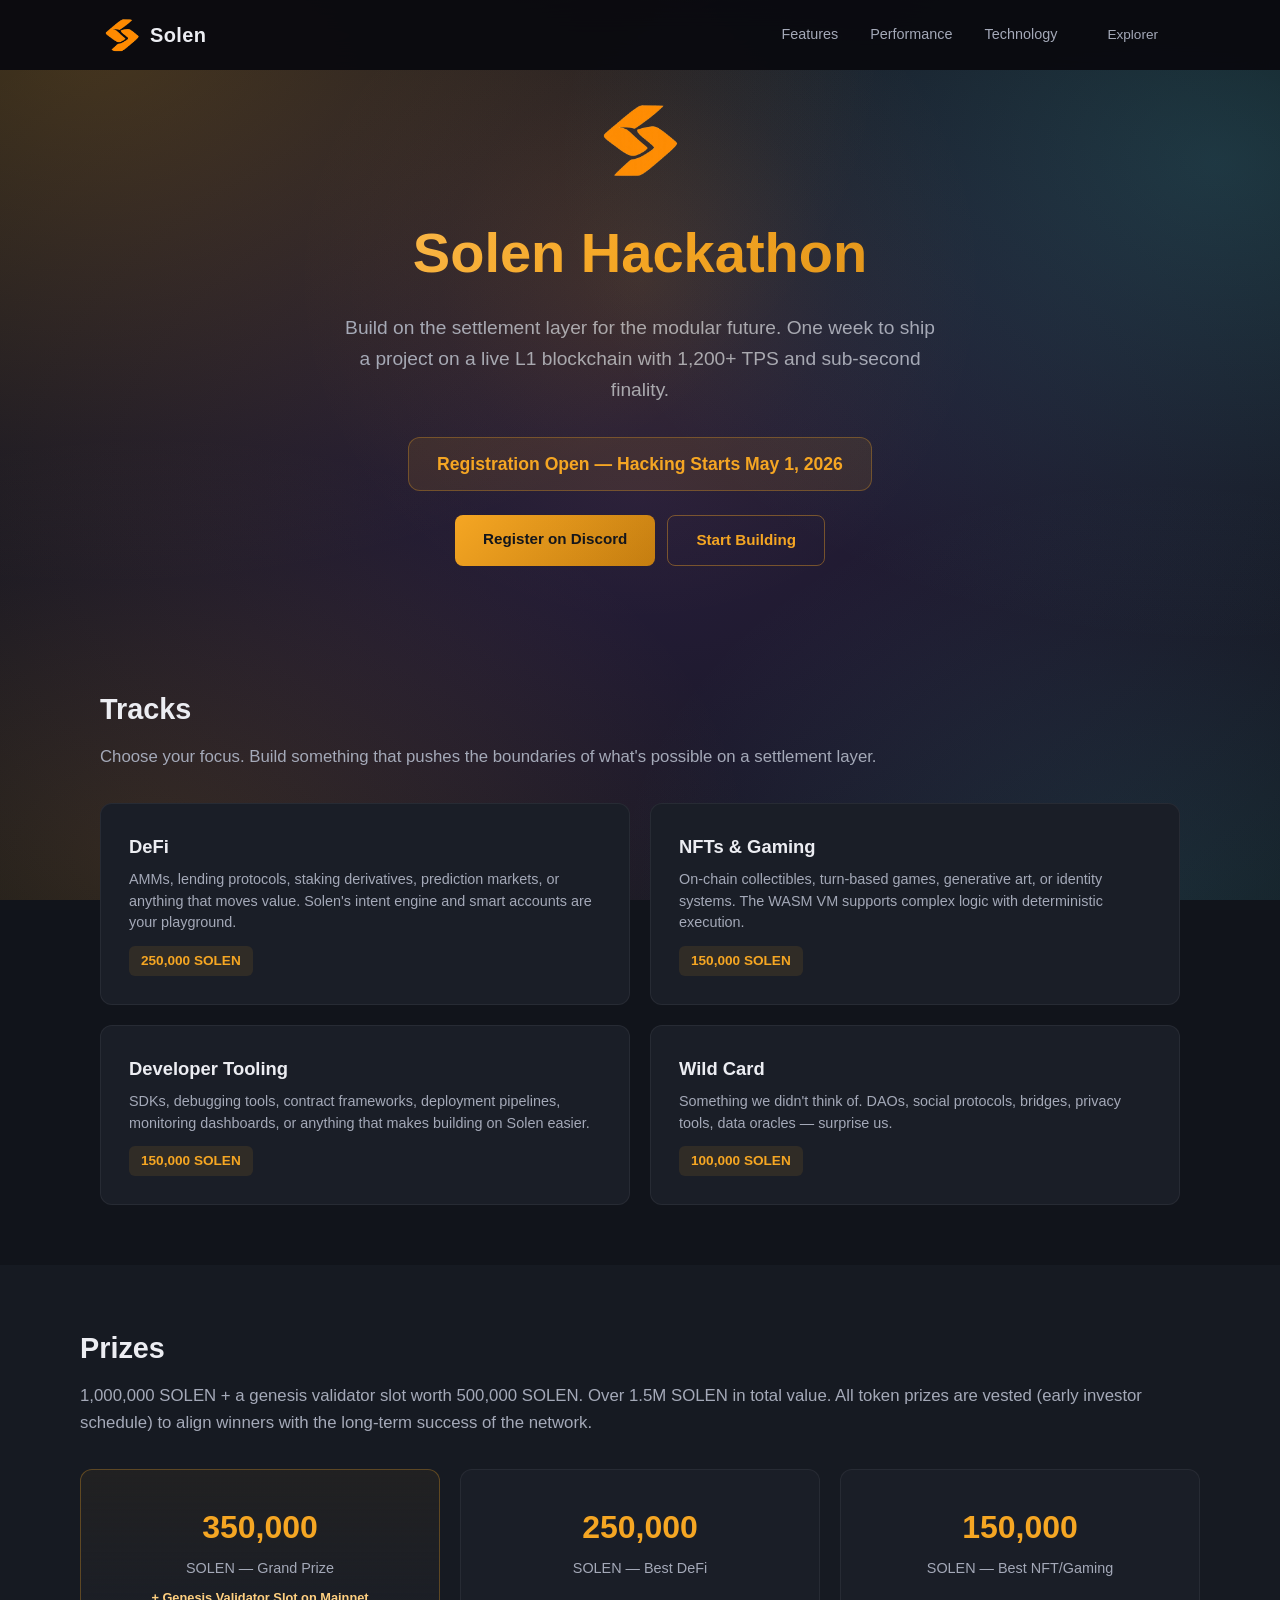
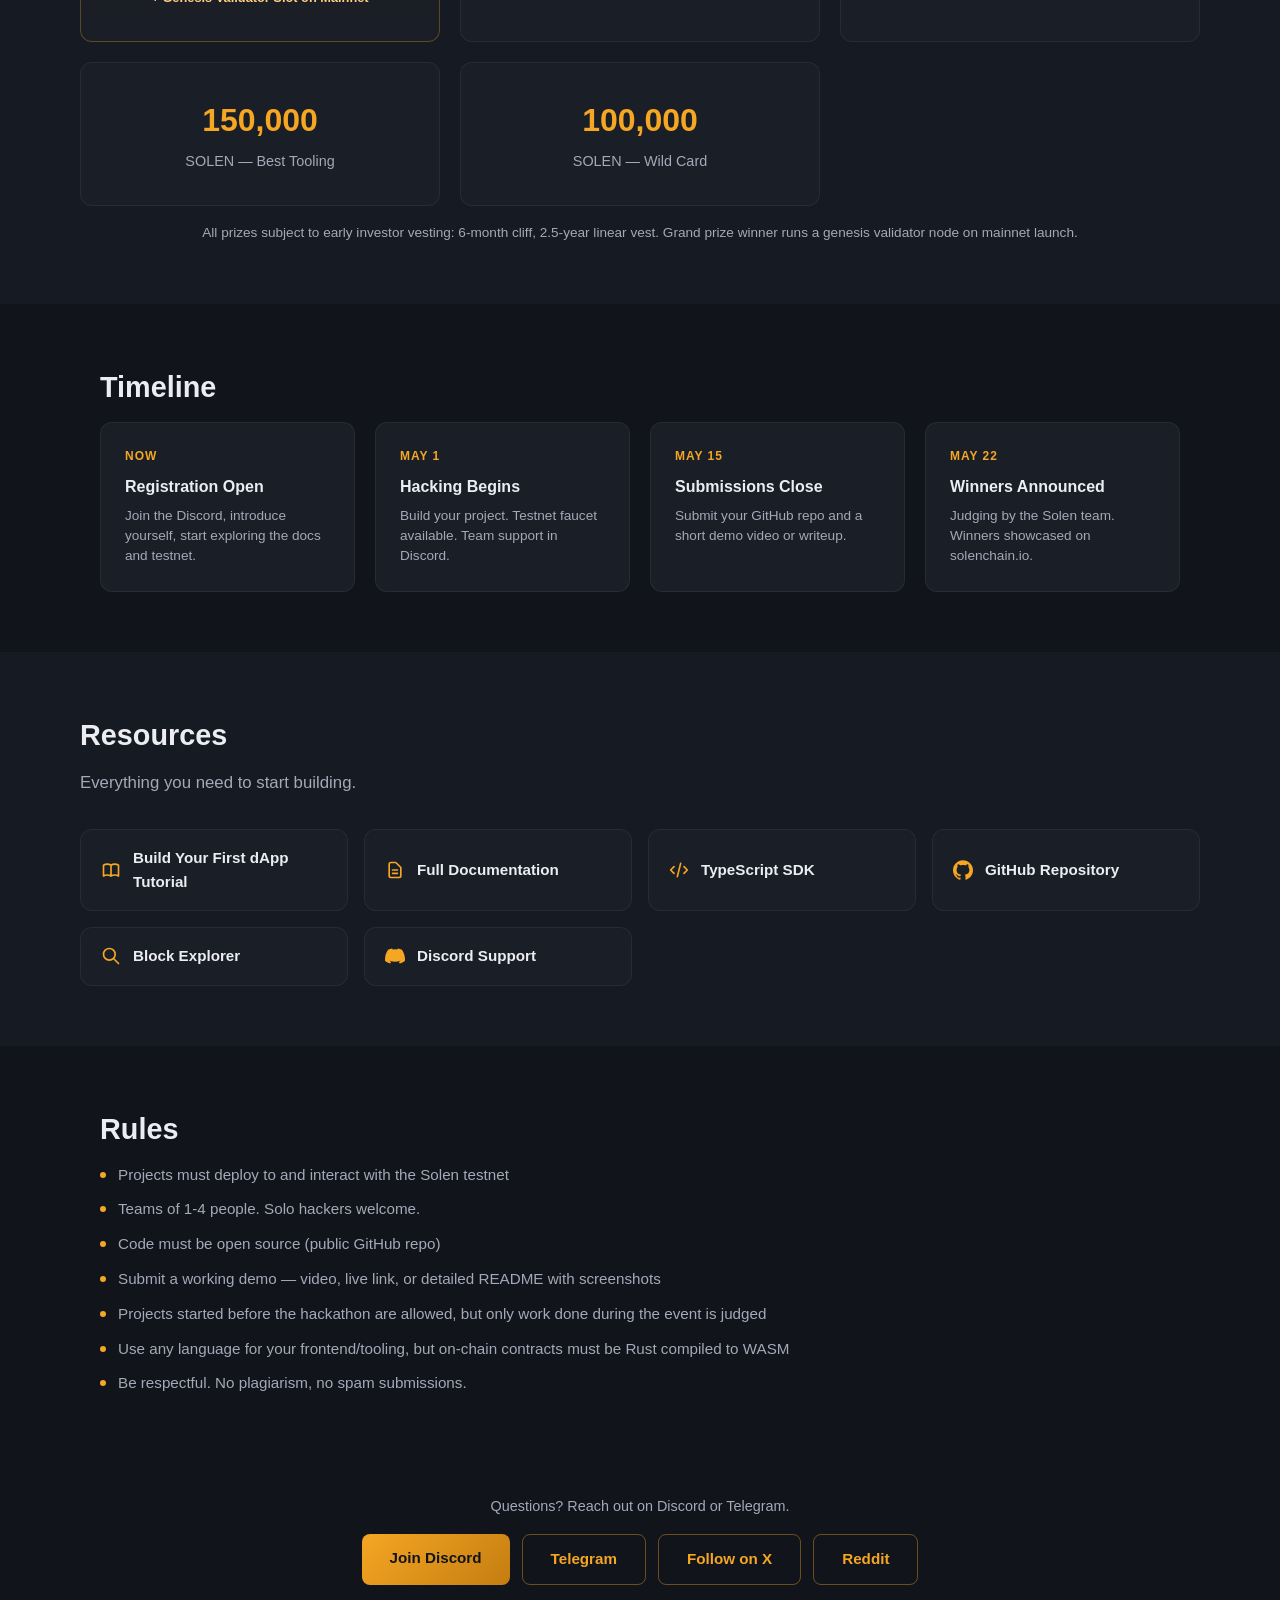
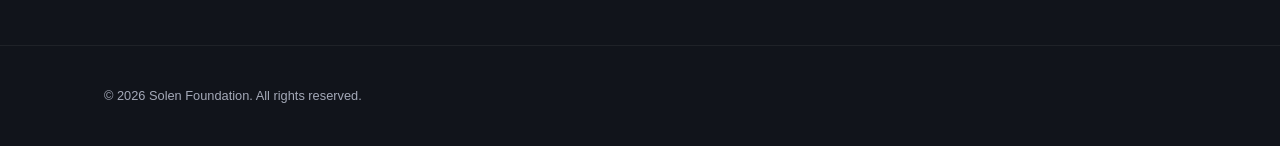
<file: hackathon.html>
<!DOCTYPE html>
<html lang="en">
<head>
  <meta charset="UTF-8">
  <meta name="viewport" content="width=device-width, initial-scale=1.0">
  <title>Solen Hackathon — Build on the Settlement Layer</title>
  <meta name="description" content="Build on Solen. 1 week, multiple tracks, prizes in SOLEN. Deploy smart contracts, build DeFi apps, create developer tools on a live L1 blockchain.">

  <meta property="og:type" content="website">
  <meta property="og:url" content="https://solenchain.io/hackathon">
  <meta property="og:title" content="Solen Hackathon — Build on the Settlement Layer">
  <meta property="og:description" content="Build on Solen. 1 week, multiple tracks, prizes in SOLEN.">
  <meta property="og:image" content="https://solenchain.io/solenlogo.png">

  <meta name="twitter:card" content="summary_large_image">
  <meta name="twitter:site" content="@solenchain">
  <meta name="twitter:title" content="Solen Hackathon — Build on the Settlement Layer">

  <link rel="icon" type="image/png" sizes="32x32" href="favicon-32.png">
  <link rel="stylesheet" href="style.css">
  <style>
    .nav {
      background: rgba(10, 10, 15, .95);
      backdrop-filter: blur(16px);
    }
    .hack-hero {
      text-align: center;
      padding: 100px 20px 60px;
      position: relative;
    }
    .hack-hero h1 {
      font-size: clamp(2rem, 6vw, 3.5rem);
      font-weight: 900;
      background: linear-gradient(135deg, var(--gold-light), var(--gold), var(--gold-dark));
      -webkit-background-clip: text; -webkit-text-fill-color: transparent;
      background-clip: text;
      margin-bottom: 16px;
    }
    .hack-hero .subtitle {
      font-size: 1.2rem;
      color: var(--text-dim);
      max-width: 600px;
      margin: 0 auto 32px;
      line-height: 1.6;
    }
    .hack-hero .dates {
      display: inline-block;
      background: rgba(245,166,35,.1);
      border: 1px solid rgba(245,166,35,.3);
      border-radius: var(--radius);
      padding: 12px 28px;
      font-size: 1.1rem;
      font-weight: 700;
      color: var(--gold);
      margin-bottom: 24px;
    }
    .hack-cta {
      display: flex;
      gap: 12px;
      justify-content: center;
      flex-wrap: wrap;
    }

    .hack-section {
      max-width: var(--max-w);
      margin: 0 auto;
      padding: 60px 20px;
    }
    .hack-section h2 {
      font-size: 1.8rem;
      font-weight: 800;
      color: var(--text);
      margin-bottom: 12px;
    }
    .hack-section .lead {
      color: var(--text-dim);
      font-size: 1.05rem;
      margin-bottom: 32px;
      line-height: 1.6;
    }

    .tracks-grid {
      display: grid;
      grid-template-columns: repeat(2, 1fr);
      gap: 20px;
    }
    .track-card {
      background: var(--bg-card);
      border: 1px solid rgba(255,255,255,.06);
      border-radius: var(--radius);
      padding: 28px;
      transition: border-color .3s, transform .3s;
    }
    .track-card:hover {
      border-color: rgba(245,166,35,.2);
      transform: translateY(-3px);
    }
    .track-card h3 {
      font-size: 1.15rem;
      color: var(--text);
      margin-bottom: 8px;
    }
    .track-card p {
      color: var(--text-dim);
      font-size: .9rem;
      line-height: 1.5;
    }
    .track-card .prize {
      display: inline-block;
      margin-top: 12px;
      background: rgba(245,166,35,.1);
      color: var(--gold);
      padding: 4px 12px;
      border-radius: 6px;
      font-weight: 700;
      font-size: .85rem;
    }

    .prizes-grid {
      display: grid;
      grid-template-columns: repeat(3, 1fr);
      gap: 20px;
      margin-bottom: 16px;
    }
    .prize-card {
      text-align: center;
      background: var(--bg-card);
      border: 1px solid rgba(255,255,255,.06);
      border-radius: var(--radius);
      padding: 32px 20px;
    }
    .prize-card.grand {
      border-color: rgba(245,166,35,.3);
      background: linear-gradient(180deg, rgba(245,166,35,.05), var(--bg-card));
    }
    .prize-amount {
      font-size: 2rem;
      font-weight: 900;
      color: var(--gold);
    }
    .prize-label {
      color: var(--text-dim);
      font-size: .9rem;
      margin-top: 4px;
    }

    .timeline {
      display: grid;
      grid-template-columns: repeat(auto-fit, minmax(200px, 1fr));
      gap: 20px;
    }
    .timeline-step {
      background: var(--bg-card);
      border: 1px solid rgba(255,255,255,.06);
      border-radius: var(--radius);
      padding: 24px;
      position: relative;
    }
    .timeline-step .week {
      font-size: .75rem;
      text-transform: uppercase;
      letter-spacing: .08em;
      color: var(--gold);
      font-weight: 700;
      margin-bottom: 8px;
    }
    .timeline-step h3 {
      font-size: 1rem;
      color: var(--text);
      margin-bottom: 6px;
    }
    .timeline-step p {
      color: var(--text-dim);
      font-size: .85rem;
      line-height: 1.5;
    }

    .resources-grid {
      display: grid;
      grid-template-columns: repeat(auto-fit, minmax(250px, 1fr));
      gap: 16px;
    }
    .resource-link {
      display: flex;
      align-items: center;
      gap: 12px;
      background: var(--bg-card);
      border: 1px solid rgba(255,255,255,.06);
      border-radius: var(--radius);
      padding: 16px 20px;
      color: var(--text);
      text-decoration: none;
      font-weight: 600;
      font-size: .95rem;
      transition: border-color .3s;
    }
    .resource-link:hover {
      border-color: rgba(245,166,35,.3);
    }
    .resource-link svg {
      width: 20px;
      height: 20px;
      flex-shrink: 0;
      color: var(--gold);
    }

    .rules-list {
      list-style: none;
      display: grid;
      gap: 12px;
    }
    .rules-list li {
      display: flex;
      gap: 12px;
      align-items: flex-start;
      color: var(--text-dim);
      font-size: .95rem;
      line-height: 1.5;
    }
    .rules-list li::before {
      content: "";
      display: block;
      width: 6px;
      height: 6px;
      border-radius: 50%;
      background: var(--gold);
      margin-top: 8px;
      flex-shrink: 0;
    }

    .hack-footer {
      text-align: center;
      padding: 40px 20px 60px;
    }
    .hack-footer p {
      color: var(--text-dim);
      font-size: .9rem;
      margin-bottom: 16px;
    }
    @media (max-width: 768px) {
      .tracks-grid { grid-template-columns: 1fr; }
      .prizes-grid { grid-template-columns: 1fr; }
      .timeline { grid-template-columns: 1fr; }
    }
  </style>
</head>
<body>

  <!-- NAV -->
  <nav class="nav">
    <div class="nav-inner">
      <a href="/" class="nav-logo">
        <img src="solenlogo.png" alt="Solen" class="nav-logo-img">
        <span class="nav-logo-text">Solen</span>
      </a>
      <div class="nav-links" id="navLinks">
        <a href="/#features">Features</a>
        <a href="/#performance">Performance</a>
        <a href="/#technology">Technology</a>
        <a href="https://solenscan.io" class="btn btn-sm" target="_blank" rel="noopener">Explorer</a>
      </div>
      <button class="nav-toggle" id="navToggle" aria-label="Toggle menu">
        <span></span><span></span><span></span>
      </button>
    </div>
  </nav>

  <!-- HERO -->
  <section class="hack-hero">
    <div class="hero-glow"></div>
    <img src="solenlogo.png" alt="Solen" width="80" height="80" style="margin-bottom: 20px;">
    <h1>Solen Hackathon</h1>
    <p class="subtitle">Build on the settlement layer for the modular future. One week to ship a project on a live L1 blockchain with 1,200+ TPS and sub-second finality.</p>
    <div class="dates">Registration Open &mdash; Hacking Starts May 1, 2026</div>
    <div class="hack-cta">
      <a href="https://discord.com/invite/QGxv8bebJc" class="btn btn-primary" target="_blank" rel="noopener">Register on Discord</a>
      <a href="https://docs.solenchain.io/getting-started/first-dapp/" class="btn btn-outline" target="_blank" rel="noopener">Start Building</a>
    </div>
  </section>

  <!-- TRACKS -->
  <section class="hack-section">
    <h2>Tracks</h2>
    <p class="lead">Choose your focus. Build something that pushes the boundaries of what's possible on a settlement layer.</p>
    <div class="tracks-grid">
      <div class="track-card">
        <h3>DeFi</h3>
        <p>AMMs, lending protocols, staking derivatives, prediction markets, or anything that moves value. Solen's intent engine and smart accounts are your playground.</p>
        <span class="prize">250,000 SOLEN</span>
      </div>
      <div class="track-card">
        <h3>NFTs &amp; Gaming</h3>
        <p>On-chain collectibles, turn-based games, generative art, or identity systems. The WASM VM supports complex logic with deterministic execution.</p>
        <span class="prize">150,000 SOLEN</span>
      </div>
      <div class="track-card">
        <h3>Developer Tooling</h3>
        <p>SDKs, debugging tools, contract frameworks, deployment pipelines, monitoring dashboards, or anything that makes building on Solen easier.</p>
        <span class="prize">150,000 SOLEN</span>
      </div>
      <div class="track-card">
        <h3>Wild Card</h3>
        <p>Something we didn't think of. DAOs, social protocols, bridges, privacy tools, data oracles &mdash; surprise us.</p>
        <span class="prize">100,000 SOLEN</span>
      </div>
    </div>
  </section>

  <!-- PRIZES -->
  <section class="hack-section" style="background: var(--bg-section); padding: 60px 20px; max-width: 100%;">
    <div style="max-width: var(--max-w); margin: 0 auto;">
      <h2>Prizes</h2>
      <p class="lead">1,000,000 SOLEN + a genesis validator slot worth 500,000 SOLEN. Over 1.5M SOLEN in total value. All token prizes are vested (early investor schedule) to align winners with the long-term success of the network.</p>
      <div class="prizes-grid">
        <div class="prize-card grand">
          <div class="prize-amount">350,000</div>
          <div class="prize-label">SOLEN &mdash; Grand Prize</div>
          <div style="color: var(--gold-light); font-size: .8rem; margin-top: 8px; font-weight: 600;">+ Genesis Validator Slot on Mainnet</div>
        </div>
        <div class="prize-card">
          <div class="prize-amount">250,000</div>
          <div class="prize-label">SOLEN &mdash; Best DeFi</div>
        </div>
        <div class="prize-card">
          <div class="prize-amount">150,000</div>
          <div class="prize-label">SOLEN &mdash; Best NFT/Gaming</div>
        </div>
        <div class="prize-card">
          <div class="prize-amount">150,000</div>
          <div class="prize-label">SOLEN &mdash; Best Tooling</div>
        </div>
        <div class="prize-card">
          <div class="prize-amount">100,000</div>
          <div class="prize-label">SOLEN &mdash; Wild Card</div>
        </div>
      </div>
      <p style="text-align: center; color: var(--text-dim); font-size: .85rem; margin-top: 12px;">All prizes subject to early investor vesting: 6-month cliff, 2.5-year linear vest. Grand prize winner runs a genesis validator node on mainnet launch.</p>
    </div>
  </section>

  <!-- TIMELINE -->
  <section class="hack-section">
    <h2>Timeline</h2>
    <div class="timeline">
      <div class="timeline-step">
        <div class="week">Now</div>
        <h3>Registration Open</h3>
        <p>Join the Discord, introduce yourself, start exploring the docs and testnet.</p>
      </div>
      <div class="timeline-step">
        <div class="week">May 1</div>
        <h3>Hacking Begins</h3>
        <p>Build your project. Testnet faucet available. Team support in Discord.</p>
      </div>
      <div class="timeline-step">
        <div class="week">May 15</div>
        <h3>Submissions Close</h3>
        <p>Submit your GitHub repo and a short demo video or writeup.</p>
      </div>
      <div class="timeline-step">
        <div class="week">May 22</div>
        <h3>Winners Announced</h3>
        <p>Judging by the Solen team. Winners showcased on solenchain.io.</p>
      </div>
    </div>
  </section>

  <!-- RESOURCES -->
  <section class="hack-section" style="background: var(--bg-section); padding: 60px 20px; max-width: 100%;">
    <div style="max-width: var(--max-w); margin: 0 auto;">
      <h2>Resources</h2>
      <p class="lead">Everything you need to start building.</p>
      <div class="resources-grid">
        <a href="https://docs.solenchain.io/getting-started/first-dapp/" class="resource-link" target="_blank" rel="noopener">
          <svg fill="none" stroke="currentColor" viewBox="0 0 24 24"><path stroke-linecap="round" stroke-linejoin="round" stroke-width="2" d="M12 6.253v13m0-13C10.832 5.477 9.246 5 7.5 5S4.168 5.477 3 6.253v13C4.168 18.477 5.754 18 7.5 18s3.332.477 4.5 1.253m0-13C13.168 5.477 14.754 5 16.5 5c1.747 0 3.332.477 4.5 1.253v13C19.832 18.477 18.247 18 16.5 18c-1.746 0-3.332.477-4.5 1.253"/></svg>
          Build Your First dApp Tutorial
        </a>
        <a href="https://docs.solenchain.io" class="resource-link" target="_blank" rel="noopener">
          <svg fill="none" stroke="currentColor" viewBox="0 0 24 24"><path stroke-linecap="round" stroke-linejoin="round" stroke-width="2" d="M9 12h6m-6 4h6m2 5H7a2 2 0 01-2-2V5a2 2 0 012-2h5.586a1 1 0 01.707.293l5.414 5.414a1 1 0 01.293.707V19a2 2 0 01-2 2z"/></svg>
          Full Documentation
        </a>
        <a href="https://docs.solenchain.io/tools/typescript-sdk/" class="resource-link" target="_blank" rel="noopener">
          <svg fill="none" stroke="currentColor" viewBox="0 0 24 24"><path stroke-linecap="round" stroke-linejoin="round" stroke-width="2" d="M10 20l4-16m4 4l4 4-4 4M6 16l-4-4 4-4"/></svg>
          TypeScript SDK
        </a>
        <a href="https://github.com/Solen-Blockchain/solen" class="resource-link" target="_blank" rel="noopener">
          <svg fill="currentColor" viewBox="0 0 24 24"><path d="M12 .297c-6.63 0-12 5.373-12 12 0 5.303 3.438 9.8 8.205 11.385.6.113.82-.258.82-.577 0-.285-.01-1.04-.015-2.04-3.338.724-4.042-1.61-4.042-1.61C4.422 18.07 3.633 17.7 3.633 17.7c-1.087-.744.084-.729.084-.729 1.205.084 1.838 1.236 1.838 1.236 1.07 1.835 2.809 1.305 3.495.998.108-.776.417-1.305.76-1.605-2.665-.3-5.466-1.332-5.466-5.93 0-1.31.465-2.38 1.235-3.22-.135-.303-.54-1.523.105-3.176 0 0 1.005-.322 3.3 1.23.96-.267 1.98-.399 3-.405 1.02.006 2.04.138 3 .405 2.28-1.552 3.285-1.23 3.285-1.23.645 1.653.24 2.873.12 3.176.765.84 1.23 1.91 1.23 3.22 0 4.61-2.805 5.625-5.475 5.92.42.36.81 1.096.81 2.22 0 1.606-.015 2.896-.015 3.286 0 .315.21.69.825.57C20.565 22.092 24 17.592 24 12.297c0-6.627-5.373-12-12-12"/></svg>
          GitHub Repository
        </a>
        <a href="https://solenscan.io" class="resource-link" target="_blank" rel="noopener">
          <svg fill="none" stroke="currentColor" viewBox="0 0 24 24"><path stroke-linecap="round" stroke-linejoin="round" stroke-width="2" d="M21 21l-6-6m2-5a7 7 0 11-14 0 7 7 0 0114 0z"/></svg>
          Block Explorer
        </a>
        <a href="https://discord.com/invite/QGxv8bebJc" class="resource-link" target="_blank" rel="noopener">
          <svg fill="currentColor" viewBox="0 0 24 24"><path d="M20.317 4.37a19.791 19.791 0 00-4.885-1.515.074.074 0 00-.079.037c-.21.375-.444.864-.608 1.25a18.27 18.27 0 00-5.487 0 12.64 12.64 0 00-.617-1.25.077.077 0 00-.079-.037A19.736 19.736 0 003.677 4.37a.07.07 0 00-.032.027C.533 9.046-.32 13.58.099 18.057a.082.082 0 00.031.057 19.9 19.9 0 005.993 3.03.078.078 0 00.084-.028c.462-.63.874-1.295 1.226-1.994a.076.076 0 00-.041-.106 13.107 13.107 0 01-1.872-.892.077.077 0 01-.008-.128 10.2 10.2 0 00.372-.292.074.074 0 01.077-.01c3.928 1.793 8.18 1.793 12.062 0a.074.074 0 01.078.01c.12.098.246.198.373.292a.077.077 0 01-.006.127 12.299 12.299 0 01-1.873.892.077.077 0 00-.041.107c.36.698.772 1.362 1.225 1.993a.076.076 0 00.084.028 19.839 19.839 0 006.002-3.03.077.077 0 00.032-.054c.5-5.177-.838-9.674-3.549-13.66a.061.061 0 00-.031-.03z"/></svg>
          Discord Support
        </a>
      </div>
    </div>
  </section>

  <!-- RULES -->
  <section class="hack-section">
    <h2>Rules</h2>
    <ul class="rules-list">
      <li>Projects must deploy to and interact with the Solen testnet</li>
      <li>Teams of 1-4 people. Solo hackers welcome.</li>
      <li>Code must be open source (public GitHub repo)</li>
      <li>Submit a working demo &mdash; video, live link, or detailed README with screenshots</li>
      <li>Projects started before the hackathon are allowed, but only work done during the event is judged</li>
      <li>Use any language for your frontend/tooling, but on-chain contracts must be Rust compiled to WASM</li>
      <li>Be respectful. No plagiarism, no spam submissions.</li>
    </ul>
  </section>

  <!-- CTA FOOTER -->
  <section class="hack-footer">
    <p>Questions? Reach out on Discord or Telegram.</p>
    <div class="hack-cta">
      <a href="https://discord.com/invite/QGxv8bebJc" class="btn btn-primary" target="_blank" rel="noopener">Join Discord</a>
      <a href="https://t.me/solenblockchain" class="btn btn-outline" target="_blank" rel="noopener">Telegram</a>
      <a href="https://x.com/solenchain" class="btn btn-outline" target="_blank" rel="noopener">Follow on X</a>
      <a href="https://www.reddit.com/r/solenchain/" class="btn btn-outline" target="_blank" rel="noopener">Reddit</a>
    </div>
  </section>

  <!-- FOOTER -->
  <footer class="footer">
    <div class="container">
      <p class="footer-copy">&copy; 2026 Solen Foundation. All rights reserved.</p>
    </div>
  </footer>

  <script>
    document.getElementById('navToggle')?.addEventListener('click', () => {
      document.getElementById('navLinks')?.classList.toggle('open');
    });
  </script>
</body>
</html>
</file>
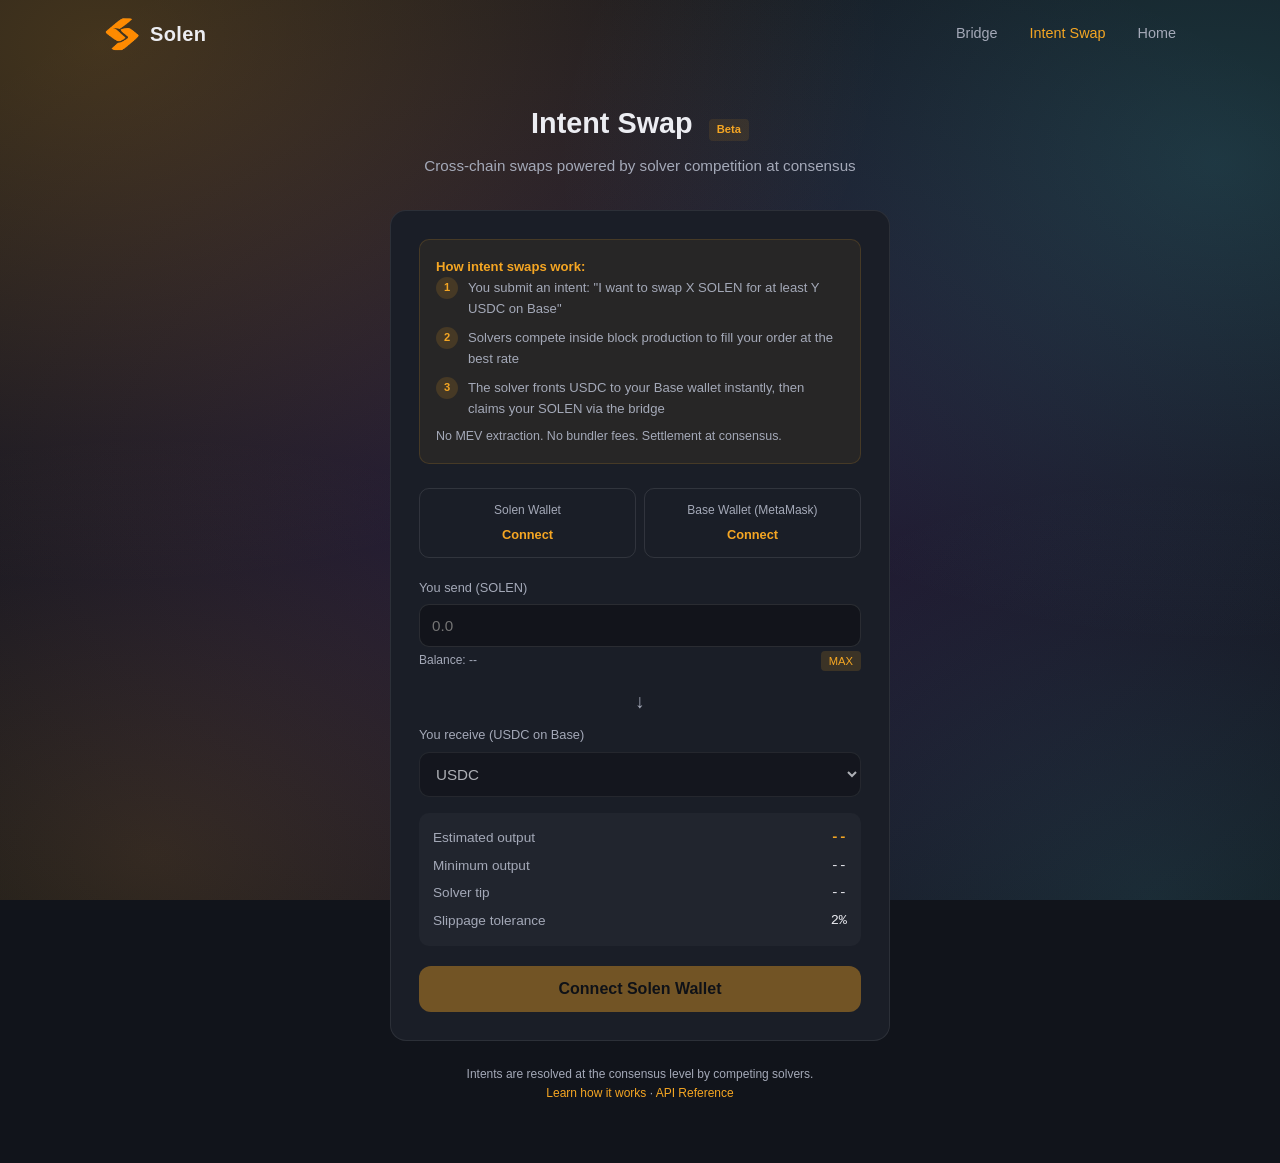
<file: swap.html>
<!DOCTYPE html>
<html lang="en">
<head>
  <meta charset="UTF-8">
  <meta name="viewport" content="width=device-width, initial-scale=1.0">
  <title>Solen Intent Swap — Cross-Chain Swaps Powered by Solver Competition</title>
  <link rel="icon" type="image/png" sizes="32x32" href="favicon-32.png">
  <link rel="stylesheet" href="style.css">
  <style>
    .swap-page { min-height: 100vh; padding: 100px 20px 60px; }
    .swap-container { max-width: 500px; margin: 0 auto; }
    .swap-header { text-align: center; margin-bottom: 32px; }
    .swap-header h1 { font-size: 1.8rem; font-weight: 800; color: var(--text); margin-bottom: 8px; }
    .swap-header p { color: var(--text-dim); font-size: .95rem; }

    .swap-card {
      background: var(--bg-card);
      border: 1px solid rgba(255,255,255,.08);
      border-radius: 16px;
      padding: 28px;
    }

    .how-it-works {
      background: rgba(245,166,35,.06);
      border: 1px solid rgba(245,166,35,.15);
      border-radius: 10px;
      padding: 16px;
      margin-bottom: 24px;
      font-size: .82rem;
      color: var(--text-dim);
      line-height: 1.6;
    }
    .how-it-works strong { color: var(--gold); }
    .how-it-works .step { display: flex; gap: 10px; margin-bottom: 8px; }
    .how-it-works .step-num {
      background: rgba(245,166,35,.15); color: var(--gold);
      width: 22px; height: 22px; border-radius: 50%;
      display: flex; align-items: center; justify-content: center;
      font-size: .7rem; font-weight: 700; flex-shrink: 0;
    }

    .wallet-row { display: flex; gap: 8px; margin-bottom: 20px; }
    .wallet-box {
      flex: 1; padding: 12px; border: 1px solid rgba(255,255,255,.1);
      border-radius: 10px; text-align: center; cursor: pointer; transition: all .2s;
    }
    .wallet-box:hover { border-color: rgba(255,255,255,.2); }
    .wallet-box.connected { border-color: rgba(22,163,74,.4); background: rgba(22,163,74,.06); }
    .wallet-box .label { font-size: .75rem; color: var(--text-dim); margin-bottom: 4px; }
    .wallet-box .addr { font-size: .7rem; font-family: monospace; color: var(--text); }
    .wallet-box .not-connected { font-size: .8rem; color: var(--gold); font-weight: 600; }

    .swap-field { margin-bottom: 16px; }
    .swap-field label { display: block; font-size: .8rem; color: var(--text-dim); margin-bottom: 6px; }
    .swap-field input, .swap-field select {
      width: 100%; padding: 12px; border: 1px solid rgba(255,255,255,.1);
      border-radius: 10px; background: rgba(0,0,0,.3); color: var(--text);
      font-size: .95rem; box-sizing: border-box; outline: none;
    }
    .swap-field input:focus, .swap-field select:focus { border-color: rgba(245,166,35,.4); }
    .swap-field .balance-row { font-size: .75rem; color: var(--text-dim); margin-top: 4px; display: flex; justify-content: space-between; }
    .swap-field .max-btn {
      background: rgba(245,166,35,.15); color: var(--gold); border: none;
      padding: 2px 8px; border-radius: 4px; font-size: .7rem; cursor: pointer;
    }

    .swap-arrow { text-align: center; margin: 8px 0; color: var(--text-dim); font-size: 1.2rem; }

    .swap-output {
      background: rgba(255,255,255,.03); border-radius: 10px; padding: 14px;
      margin-bottom: 20px;
    }
    .swap-output .row { display: flex; justify-content: space-between; font-size: .85rem; margin-bottom: 6px; }
    .swap-output .row:last-child { margin-bottom: 0; }
    .swap-output .label { color: var(--text-dim); }
    .swap-output .value { color: var(--text); font-family: monospace; }
    .swap-output .highlight { color: var(--gold); font-weight: 600; }

    .swap-btn {
      width: 100%; padding: 14px; border: none; border-radius: 12px;
      background: var(--gold); color: #000; font-weight: 700; font-size: 1rem;
      cursor: pointer; transition: all .2s;
    }
    .swap-btn:hover { background: #e09520; }
    .swap-btn:disabled { opacity: .4; cursor: not-allowed; }

    .swap-status {
      margin-top: 16px; padding: 12px; border-radius: 8px; font-size: .85rem; text-align: center;
    }
    .swap-status.pending { background: rgba(59,130,246,.1); color: #60a5fa; }
    .swap-status.success { background: rgba(34,197,94,.1); color: #4ade80; }
    .swap-status.error { background: rgba(239,68,68,.1); color: #f87171; }

    .swap-footer { margin-top: 24px; text-align: center; font-size: .75rem; color: var(--text-dim); }
    .swap-footer a { color: var(--gold); }

    .tag { display: inline-block; background: rgba(245,166,35,.1); color: var(--gold); padding: 2px 8px; border-radius: 4px; font-size: .7rem; font-weight: 600; margin-left: 8px; }
  </style>
</head>
<body>

  <nav class="nav">
    <div class="nav-inner">
      <a href="/" class="nav-logo">
        <img src="solenlogo.png" alt="Solen" class="nav-logo-img">
        <span class="nav-logo-text">Solen</span>
      </a>
      <div class="nav-links" id="navLinks">
        <a href="bridge.html">Bridge</a>
        <a href="swap.html" style="color: var(--gold);">Intent Swap</a>
        <a href="/">Home</a>
      </div>
    </div>
  </nav>

  <div class="swap-page">
    <div class="swap-container">
      <div class="swap-header">
        <h1>Intent Swap <span class="tag">Beta</span></h1>
        <p>Cross-chain swaps powered by solver competition at consensus</p>
      </div>

      <div class="swap-card">
        <div class="how-it-works">
          <strong>How intent swaps work:</strong>
          <div class="step"><span class="step-num">1</span><span>You submit an intent: "I want to swap X SOLEN for at least Y USDC on Base"</span></div>
          <div class="step"><span class="step-num">2</span><span>Solvers compete inside block production to fill your order at the best rate</span></div>
          <div class="step"><span class="step-num">3</span><span>The solver fronts USDC to your Base wallet instantly, then claims your SOLEN via the bridge</span></div>
          <div style="margin-top: 8px; font-size: .78rem;">No MEV extraction. No bundler fees. Settlement at consensus.</div>
        </div>

        <!-- Wallet connections -->
        <div class="wallet-row">
          <div class="wallet-box" id="solenWalletBox" onclick="connectSolenWallet()">
            <div class="label">Solen Wallet</div>
            <div class="not-connected" id="solenWalletStatus">Connect</div>
          </div>
          <div class="wallet-box" id="baseWalletBox" onclick="connectBaseWallet()">
            <div class="label">Base Wallet (MetaMask)</div>
            <div class="not-connected" id="baseWalletStatus">Connect</div>
          </div>
        </div>

        <!-- Input: SOLEN amount -->
        <div class="swap-field">
          <label>You send (SOLEN)</label>
          <input type="text" id="inputAmount" placeholder="0.0" oninput="updateQuote()">
          <div class="balance-row">
            <span id="solenBalanceDisplay">Balance: --</span>
            <button class="max-btn" onclick="setMax()">MAX</button>
          </div>
        </div>

        <div class="swap-arrow">&#8595;</div>

        <!-- Output: USDC -->
        <div class="swap-field">
          <label>You receive (USDC on Base)</label>
          <select id="outputToken" disabled>
            <option value="usdc">USDC</option>
          </select>
        </div>

        <!-- Quote display -->
        <div class="swap-output">
          <div class="row"><span class="label">Estimated output</span><span class="value highlight" id="estimatedOutput">--</span></div>
          <div class="row"><span class="label">Minimum output</span><span class="value" id="minOutput">--</span></div>
          <div class="row"><span class="label">Solver tip</span><span class="value" id="solverTip">--</span></div>
          <div class="row"><span class="label">Slippage tolerance</span><span class="value">2%</span></div>
        </div>

        <!-- Base recipient -->
        <div class="swap-field" id="baseAddrField" style="display:none;">
          <label>USDC destination (Base address)</label>
          <input type="text" id="baseRecipient" placeholder="Connected automatically" readonly>
        </div>

        <button class="swap-btn" id="swapBtn" onclick="submitIntent()" disabled>Connect both wallets</button>

        <div id="statusMsg" style="display:none;" class="swap-status"></div>
      </div>

      <div class="swap-footer">
        <p>Intents are resolved at the consensus level by competing solvers.</p>
        <p>
          <a href="https://blog.solenchain.io/blog/intent-solver-architecture/" target="_blank">Learn how it works</a>
          &middot;
          <a href="https://docs.solenchain.io/api/json-rpc/#solen_submitintent" target="_blank">API Reference</a>
        </p>
      </div>
    </div>
  </div>

  <script>
    const SOLEN_RPC = "https://rpc.solenchain.io";
    const SOLEN_CHAIN_ID = 1;
    const USDC_ADDRESS = "0x833589fCD6eDb6E08f4c7C32D4f71b54bdA02913";
    const USDC_DECIMALS = 6;
    const SOLEN_DECIMALS = 8;
    // Approximate SOLEN/USDC price — solver will provide actual execution
    let solenPriceUsdc = 0.005; // will be fetched

    let solenAddress = null;
    let solenSecretKey = null;
    let baseAddress = null;
    let solenBalance = null;

    function showStatus(msg, type) {
      const el = document.getElementById("statusMsg");
      el.style.display = "block";
      el.className = "swap-status " + type;
      el.textContent = msg;
    }
    function clearStatus() { document.getElementById("statusMsg").style.display = "none"; }

    function updateButton() {
      const btn = document.getElementById("swapBtn");
      if (!solenAddress) { btn.textContent = "Connect Solen Wallet"; btn.disabled = true; return; }
      if (!baseAddress) { btn.textContent = "Connect Base Wallet"; btn.disabled = true; return; }
      const amount = parseFloat(document.getElementById("inputAmount").value);
      if (!amount || amount <= 0) { btn.textContent = "Enter amount"; btn.disabled = true; return; }
      btn.textContent = "Submit Intent";
      btn.disabled = false;
    }

    function updateQuote() {
      const amount = parseFloat(document.getElementById("inputAmount").value) || 0;
      if (amount <= 0) {
        document.getElementById("estimatedOutput").textContent = "--";
        document.getElementById("minOutput").textContent = "--";
        document.getElementById("solverTip").textContent = "--";
        updateButton();
        return;
      }

      const estimated = amount * solenPriceUsdc;
      const minOut = estimated * 0.98; // 2% slippage
      const tip = amount * 0.005; // 0.5% tip

      document.getElementById("estimatedOutput").textContent = estimated.toFixed(6) + " USDC";
      document.getElementById("minOutput").textContent = minOut.toFixed(6) + " USDC";
      document.getElementById("solverTip").textContent = tip.toFixed(4) + " SOLEN";
      updateButton();
    }

    function setMax() {
      if (solenBalance) {
        document.getElementById("inputAmount").value = solenBalance;
        updateQuote();
      }
    }

    // --- Solen Wallet ---
    async function connectSolenWallet() {
      if (!window.solen) {
        showStatus("Solen Wallet not detected. Install from Chrome Web Store.", "error");
        return;
      }
      try {
        clearStatus();
        const accounts = await window.solen.connect();
        if (accounts && accounts.length > 0) {
          onSolenConnected(accounts[0]);
        }
      } catch (err) {
        showStatus("Solen Wallet: " + err.message, "error");
      }
    }

    function onSolenConnected(address) {
      solenAddress = address;
      document.getElementById("solenWalletBox").classList.add("connected");
      document.getElementById("solenWalletBox").onclick = null;
      document.getElementById("solenWalletStatus").innerHTML =
        '<span class="addr">' + address.slice(0,6) + '...' + address.slice(-4) + '</span>';
      fetchSolenBalance();
      updateButton();
    }

    async function fetchSolenBalance() {
      if (!solenAddress) return;
      try {
        const resp = await fetch(SOLEN_RPC, {
          method: "POST", headers: { "Content-Type": "application/json" },
          body: JSON.stringify({ jsonrpc: "2.0", id: 1, method: "solen_getBalance", params: [solenAddress] }),
        });
        const json = await resp.json();
        const raw = BigInt(json.result || "0");
        solenBalance = (Number(raw) / 1e8).toFixed(4);
        document.getElementById("solenBalanceDisplay").textContent = "Balance: " + solenBalance + " SOLEN";
      } catch {}
    }

    // --- Base Wallet ---
    async function connectBaseWallet() {
      if (!window.ethereum) {
        showStatus("MetaMask not detected.", "error");
        return;
      }
      try {
        try {
          await window.ethereum.request({ method: "wallet_switchEthereumChain", params: [{ chainId: "0x2105" }] });
        } catch (switchErr) {
          if (switchErr.code === 4902) {
            await window.ethereum.request({
              method: "wallet_addEthereumChain",
              params: [{ chainId: "0x2105", chainName: "Base", nativeCurrency: { name: "ETH", symbol: "ETH", decimals: 18 }, rpcUrls: ["https://mainnet.base.org"], blockExplorerUrls: ["https://basescan.org"] }],
            });
          }
        }
        const accounts = await window.ethereum.request({ method: "eth_requestAccounts" });
        baseAddress = accounts[0];
        document.getElementById("baseWalletBox").classList.add("connected");
        document.getElementById("baseWalletBox").onclick = null;
        document.getElementById("baseWalletStatus").innerHTML =
          '<span class="addr">' + baseAddress.slice(0,6) + '...' + baseAddress.slice(-4) + '</span>';
        document.getElementById("baseRecipient").value = baseAddress;
        document.getElementById("baseAddrField").style.display = "block";
        updateButton();
      } catch (err) {
        showStatus("MetaMask: " + err.message, "error");
      }
    }

    // --- Submit Intent ---
    async function submitIntent() {
      const inputStr = document.getElementById("inputAmount").value;
      const inputAmount = parseFloat(inputStr);
      if (!inputAmount || !solenAddress || !baseAddress) return;

      const btn = document.getElementById("swapBtn");
      btn.disabled = true;
      btn.textContent = "Submitting...";

      try {
        // Convert to base units
        const inputBaseUnits = Math.floor(inputAmount * 1e8);
        const minOutputUsdc = Math.floor(inputAmount * solenPriceUsdc * 0.98 * 1e6); // 2% slippage, USDC 6 decimals
        const tipBaseUnits = Math.floor(inputAmount * 0.005 * 1e8); // 0.5% tip

        // Get current height for expiry
        const statusResp = await fetch(SOLEN_RPC, {
          method: "POST", headers: { "Content-Type": "application/json" },
          body: JSON.stringify({ jsonrpc: "2.0", id: 1, method: "solen_chainStatus", params: [] }),
        });
        const statusJson = await statusResp.json();
        const currentHeight = statusJson.result.height;
        const expiryHeight = currentHeight + 100; // ~10 minutes

        // Build destination address (20-byte EVM address, right-padded to 32 bytes)
        const destAddr = baseAddress.slice(2).toLowerCase().padStart(64, "0");

        // USDC contract address, right-padded to 32 bytes
        const outputToken = USDC_ADDRESS.slice(2).toLowerCase().padStart(64, "0");

        showStatus("Step 1/3: Sign intent in Solen Wallet...", "pending");

        // Submit intent via Solen Wallet
        const constraints = [{
          type: "CrossChainSwap",
          input_amount: inputBaseUnits.toString(),
          min_output: minOutputUsdc.toString(),
          destination_chain: 8453,
          destination_address: destAddr,
          output_token: outputToken,
        }];

        // Use the wallet's signAndSubmitIntent if available, otherwise use RPC directly
        const intentResp = await fetch(SOLEN_RPC, {
          method: "POST", headers: { "Content-Type": "application/json" },
          body: JSON.stringify({
            jsonrpc: "2.0", id: 1,
            method: "solen_submitIntent",
            params: [{
              sender: solenAddress,
              constraints: constraints,
              max_fee: "100000",
              expiry_height: expiryHeight,
              signature: "",
              tip: tipBaseUnits.toString(),
            }],
          }),
        });
        const intentJson = await intentResp.json();

        if (intentJson.result && intentJson.result.accepted) {
          const intentId = intentJson.result.intent_id;
          showStatus("Step 2/3: Intent #" + intentId + " submitted. Waiting for solver...", "pending");

          // Poll for fulfillment
          let fulfilled = false;
          for (let i = 0; i < 30; i++) {
            await new Promise(r => setTimeout(r, 6000));

            // Check if balance changed on Solen (intent was fulfilled)
            const balResp = await fetch(SOLEN_RPC, {
              method: "POST", headers: { "Content-Type": "application/json" },
              body: JSON.stringify({ jsonrpc: "2.0", id: 1, method: "solen_getBalance", params: [solenAddress] }),
            });
            const balJson = await balResp.json();
            const newBal = Number(BigInt(balJson.result || "0")) / 1e8;

            if (newBal < parseFloat(solenBalance) - inputAmount * 0.5) {
              fulfilled = true;
              break;
            }

            showStatus("Step 2/3: Intent #" + intentId + " — waiting for solver... (" + ((i+1)*6) + "s)", "pending");
          }

          if (fulfilled) {
            showStatus("Step 3/3: Intent fulfilled! USDC has been sent to your Base wallet.", "success");
            fetchSolenBalance();
          } else {
            showStatus("Intent submitted but not yet fulfilled. Solvers may still fill it within the expiry window (~10 min).", "pending");
          }
        } else {
          const error = intentJson.result?.error || intentJson.error?.message || "Unknown error";
          showStatus("Intent rejected: " + error, "error");
        }
      } catch (err) {
        showStatus("Error: " + err.message, "error");
      } finally {
        btn.disabled = false;
        updateButton();
      }
    }

    // Fetch live wSOLEN price from GeckoTerminal API
    async function fetchPrice() {
      try {
        const resp = await fetch(
          "https://api.geckoterminal.com/api/v2/networks/base/tokens/0x14c84e576eddb3e24b3da3659843b585285f9fd9"
        );
        const json = await resp.json();
        const price = parseFloat(json.data?.attributes?.price_usd);
        if (price > 0) {
          solenPriceUsdc = price;
          console.log("Live wSOLEN/USDC price:", solenPriceUsdc);
        }
      } catch (e) {
        console.warn("Price fetch failed, using fallback:", e);
        solenPriceUsdc = 0.015;
      }
      updateQuote();
    }

    // Refresh price every 30 seconds
    fetchPrice();
    setInterval(fetchPrice, 30000);

    // Auto-connect if wallets available
    if (window.solen) connectSolenWallet();
  </script>

</body>
</html>
</file>
<file: style.css>
/* ===== RESET & BASE ===== */
*, *::before, *::after { margin: 0; padding: 0; box-sizing: border-box; }

:root {
  --gold: #f5a623;
  --gold-light: #ffd080;
  --gold-dark: #c47d10;
  --accent-cool: #4dd4e0;
  --accent-violet: #a855f7;
  --bg: #11141b;
  --bg-card: #1a1e27;
  --bg-section: #161a22;
  --text: #ecedf2;
  --text-dim: #a4a9b8;
  --radius: 12px;
  --max-w: 1120px;
}

html { scroll-behavior: smooth; }

body {
  font-family: -apple-system, BlinkMacSystemFont, 'Segoe UI', Roboto, Helvetica, Arial, sans-serif;
  background:
    radial-gradient(ellipse 1300px 900px at 8% 5%,    rgba(245, 166, 35, 0.22), transparent 60%),
    radial-gradient(ellipse 1100px 800px at 95% 18%,  rgba(77, 212, 224, 0.18), transparent 60%),
    radial-gradient(ellipse 1500px 1000px at 50% 55%, rgba(168, 85, 247, 0.14), transparent 60%),
    radial-gradient(ellipse 1000px 700px at 12% 95%,  rgba(245, 166, 35, 0.14), transparent 60%),
    radial-gradient(ellipse 900px 700px at 90% 100%,  rgba(77, 212, 224, 0.12), transparent 60%),
    var(--bg);
  background-attachment: fixed;
  color: var(--text);
  line-height: 1.6;
  -webkit-font-smoothing: antialiased;
}

a { color: var(--gold); text-decoration: none; transition: color .2s; }
a:hover { color: var(--gold-light); }

.container { max-width: var(--max-w); margin: 0 auto; padding: 0 24px; }

/* ===== NAV ===== */
.nav {
  position: fixed; top: 0; left: 0; right: 0; z-index: 100;
  padding: 16px 0;
  transition: background .3s, backdrop-filter .3s;
}
.nav.scrolled {
  background: rgba(17, 20, 27, .85);
  backdrop-filter: blur(16px);
  border-bottom: 1px solid rgba(245, 166, 35, .1);
}
.nav-inner {
  max-width: var(--max-w); margin: 0 auto; padding: 0 24px;
  display: flex; align-items: center; justify-content: space-between;
}
.nav-logo { display: flex; align-items: center; gap: 10px; }
.nav-logo-img { width: 36px; height: 36px; border-radius: 50%; }
.nav-logo-text {
  font-size: 1.25rem; font-weight: 700; color: var(--text);
  letter-spacing: .02em;
}
.nav-links { display: flex; align-items: center; gap: 32px; }
.nav-links a { color: var(--text-dim); font-size: .9rem; font-weight: 500; transition: color .2s; }
.nav-links a:hover { color: var(--text); }
.nav-dropdown { position: relative; }
.nav-dropdown-btn {
  display: flex; align-items: center; gap: 4px;
  background: none; border: none; color: var(--text-dim);
  font-size: .9rem; font-weight: 500; cursor: pointer; padding: 0;
  transition: color .2s;
}
.nav-dropdown-btn:hover { color: var(--text); }
.nav-dropdown-btn svg { transition: transform .2s; }
.nav-dropdown:hover .nav-dropdown-btn svg { transform: rotate(180deg); }
.nav-dropdown-menu {
  display: none; position: absolute; top: 100%; right: 0;
  padding-top: 10px; min-width: 200px; z-index: 200;
}
.nav-dropdown:hover .nav-dropdown-menu { display: block; }
.nav-dropdown-menu a {
  display: block; padding: 8px 18px; color: var(--text-dim);
  font-size: .85rem; font-weight: 500; transition: background .2s, color .2s;
  background: rgba(18, 18, 26, .98); border-left: 1px solid rgba(255,255,255,.1);
  border-right: 1px solid rgba(255,255,255,.1);
}
.nav-dropdown-menu a:first-child {
  border-top: 1px solid rgba(255,255,255,.1);
  border-radius: 10px 10px 0 0; padding-top: 12px;
}
.nav-dropdown-menu a:last-child {
  border-bottom: 1px solid rgba(255,255,255,.1);
  border-radius: 0 0 10px 10px; padding-bottom: 12px;
}
.nav-dropdown-menu a:hover { background: rgba(245,166,35,.08); color: var(--text); }
.nav-toggle { display: none; background: none; border: none; cursor: pointer; padding: 4px; }
.nav-toggle span {
  display: block; width: 24px; height: 2px; background: var(--text);
  margin: 5px 0; transition: transform .3s, opacity .3s;
}
.nav-toggle.open span:nth-child(1) { transform: translateY(7px) rotate(45deg); }
.nav-toggle.open span:nth-child(2) { opacity: 0; }
.nav-toggle.open span:nth-child(3) { transform: translateY(-7px) rotate(-45deg); }

/* ===== BUTTONS ===== */
.btn {
  display: inline-block; padding: 12px 28px; border-radius: 8px;
  font-weight: 600; font-size: .95rem; transition: all .25s; cursor: pointer;
  border: none; text-align: center;
}
.btn-sm { padding: 8px 20px; font-size: .85rem; }
.btn-primary {
  background: linear-gradient(135deg, var(--gold), var(--gold-dark));
  color: #11141b;
}
.btn-primary:hover { color: #11141b; transform: translateY(-1px); box-shadow: 0 8px 30px rgba(245, 166, 35, .3); }
.btn-outline {
  background: transparent; border: 1.5px solid rgba(245, 166, 35, .4);
  color: var(--gold);
}
.btn-outline:hover { border-color: var(--gold); color: var(--gold-light); transform: translateY(-1px); }

/* ===== HERO ===== */
.hero {
  position: relative; min-height: 100vh;
  display: flex; align-items: center; justify-content: center;
  text-align: center; overflow: hidden;
  padding: 120px 24px 80px;
}
.hero-glow {
  position: absolute; top: 50%; left: 50%;
  width: 700px; height: 700px;
  transform: translate(-50%, -55%);
  background: radial-gradient(circle, rgba(245, 166, 35, .12) 0%, rgba(245, 166, 35, .03) 40%, transparent 70%);
  pointer-events: none;
}
.hero-content { position: relative; z-index: 1; }
.hero-logo {
  width: 160px; height: 160px; border-radius: 50%;
  margin-bottom: 40px;
  animation: float 6s ease-in-out infinite;
  filter: drop-shadow(0 0 40px rgba(245, 166, 35, .3));
}
@keyframes float {
  0%, 100% { transform: translateY(0); }
  50% { transform: translateY(-12px); }
}
.hero h1 {
  font-size: clamp(2.2rem, 5vw, 3.8rem);
  font-weight: 800; line-height: 1.15;
  margin-bottom: 20px;
  background: linear-gradient(135deg, #fff 30%, var(--gold-light));
  -webkit-background-clip: text; -webkit-text-fill-color: transparent;
  background-clip: text;
}
.hero-sub {
  font-size: clamp(1rem, 2vw, 1.2rem);
  color: var(--text-dim); max-width: 600px; margin: 0 auto 36px;
  line-height: 1.7;
}
.hero-actions { display: flex; gap: 16px; justify-content: center; flex-wrap: wrap; }

/* ===== COUNTDOWN ===== */
.countdown-section {
  padding: 48px 0;
  text-align: center;
  background: linear-gradient(180deg, var(--bg) 0%, var(--bg-section) 100%);
}
.countdown-label {
  font-size: 0.85rem;
  text-transform: uppercase;
  letter-spacing: 3px;
  color: var(--gold);
  margin-bottom: 20px;
  font-weight: 600;
}
.countdown {
  display: flex;
  justify-content: center;
  gap: 20px;
  margin-bottom: 16px;
}
.countdown-unit {
  display: flex;
  flex-direction: column;
  align-items: center;
  min-width: 80px;
}
.countdown-value {
  font-size: clamp(2.4rem, 5vw, 3.6rem);
  font-weight: 800;
  line-height: 1;
  background: linear-gradient(135deg, var(--gold-light), var(--gold));
  -webkit-background-clip: text;
  -webkit-text-fill-color: transparent;
  background-clip: text;
}
.countdown-desc {
  font-size: 0.75rem;
  text-transform: uppercase;
  letter-spacing: 2px;
  color: var(--text-dim);
  margin-top: 6px;
}
.countdown-date {
  font-size: 0.9rem;
  color: var(--text-dim);
}

/* ===== TESTNET BANNER ===== */
.testnet-banner {
  padding: 0;
  background: linear-gradient(135deg, rgba(16,185,129,0.08) 0%, rgba(16,185,129,0.02) 100%);
  border-top: 1px solid rgba(16,185,129,0.15);
  border-bottom: 1px solid rgba(16,185,129,0.15);
}
.testnet-inner {
  display: flex;
  flex-direction: column;
  align-items: center;
  gap: 16px;
  padding: 36px 0;
  text-align: center;
}
.testnet-pulse {
  width: 12px; height: 12px;
  background: #10b981;
  border-radius: 50%;
  box-shadow: 0 0 0 0 rgba(16,185,129,0.5);
  animation: testnet-ping 2s infinite;
  flex-shrink: 0;
}
@keyframes testnet-ping {
  0% { box-shadow: 0 0 0 0 rgba(16,185,129,0.5); }
  70% { box-shadow: 0 0 0 10px rgba(16,185,129,0); }
  100% { box-shadow: 0 0 0 0 rgba(16,185,129,0); }
}
.testnet-text { flex: 1; min-width: 200px; }
.testnet-text h3 {
  font-size: 1.1rem;
  font-weight: 700;
  color: #10b981;
  margin: 0 0 4px;
}
.testnet-text p {
  font-size: 0.92rem;
  color: var(--text-dim);
  margin: 0;
}
.testnet-actions {
  display: flex;
  gap: 10px;
  flex-shrink: 0;
}
.hack-banner {
  display: flex;
  align-items: center;
  justify-content: center;
  gap: 12px;
  padding: 12px 20px;
  background: linear-gradient(135deg, rgba(245,166,35,0.12) 0%, rgba(245,166,35,0.04) 100%);
  border-bottom: 1px solid rgba(245,166,35,0.2);
  text-decoration: none;
  transition: background .3s;
}
.hack-banner:hover {
  background: linear-gradient(135deg, rgba(245,166,35,0.18) 0%, rgba(245,166,35,0.08) 100%);
}
.hack-banner-pulse {
  width: 10px; height: 10px;
  background: var(--gold);
  border-radius: 50%;
  box-shadow: 0 0 0 0 rgba(245,166,35,0.5);
  animation: hack-ping 2s infinite;
  flex-shrink: 0;
}
@keyframes hack-ping {
  0% { box-shadow: 0 0 0 0 rgba(245,166,35,0.5); }
  70% { box-shadow: 0 0 0 8px rgba(245,166,35,0); }
  100% { box-shadow: 0 0 0 0 rgba(245,166,35,0); }
}
.hack-banner-text {
  color: var(--gold-light);
  font-size: .9rem;
  font-weight: 600;
}
.hack-banner-cta {
  color: var(--gold);
  font-size: .85rem;
  font-weight: 700;
}
@media (max-width: 600px) {
  .hack-banner { flex-wrap: wrap; text-align: center; }
}

.btn-sm {
  padding: 8px 18px !important;
  font-size: 0.85rem !important;
}

/* ===== SECTIONS ===== */
.section { padding: 100px 0; }
.section-dark {
  background:
    radial-gradient(ellipse 1000px 500px at 80% 0%,   rgba(77, 212, 224, 0.14), transparent 65%),
    radial-gradient(ellipse 900px 500px at 10% 100%,  rgba(168, 85, 247, 0.12), transparent 65%),
    var(--bg-section);
}
.section-title {
  font-size: clamp(1.8rem, 3.5vw, 2.6rem);
  font-weight: 800; text-align: center; margin-bottom: 12px;
}
.section-sub {
  text-align: center; color: var(--text-dim);
  max-width: 820px; margin: 0 auto 20px;
  font-size: 1.05rem;
}
.section-sub:last-of-type {
  margin-bottom: 56px;
}

/* ===== GRID ===== */
.grid { display: grid; gap: 24px; }
.grid-3 { grid-template-columns: repeat(3, 1fr); }
.grid-2 { grid-template-columns: repeat(2, 1fr); }

/* ===== CARDS ===== */
.card {
  background: var(--bg-card);
  border: 1px solid rgba(255,255,255,.06);
  border-radius: var(--radius); padding: 32px 28px;
  transition: border-color .3s, transform .3s;
}
.card:hover { border-color: rgba(245, 166, 35, .25); transform: translateY(-4px); }
.card-icon { width: 44px; height: 44px; margin-bottom: 20px; color: var(--gold); position: relative; }
.card-icon::before {
  content: ""; position: absolute; inset: -14px;
  border-radius: 50%;
  background: radial-gradient(circle, var(--icon-glow, rgba(245,166,35,.28)), transparent 65%);
  opacity: .55; pointer-events: none; z-index: 0;
  animation: icon-pulse 4.5s ease-in-out infinite;
}
/* Rotate icon-glow color across cards so they aren't all gold */
.grid-3 > .card:nth-of-type(3n+1) .card-icon { --icon-glow: rgba(245, 166, 35, .32); }
.grid-3 > .card:nth-of-type(3n+2) .card-icon { --icon-glow: rgba(77, 212, 224, .32); }
.grid-3 > .card:nth-of-type(3n+3) .card-icon { --icon-glow: rgba(168, 85, 247, .32); }
.grid-2 > .eco-card:nth-of-type(3n+1) .card-icon { --icon-glow: rgba(245, 166, 35, .32); }
.grid-2 > .eco-card:nth-of-type(3n+2) .card-icon { --icon-glow: rgba(77, 212, 224, .32); }
.grid-2 > .eco-card:nth-of-type(3n+3) .card-icon { --icon-glow: rgba(168, 85, 247, .32); }
.card-icon::after {
  content: ""; position: absolute; inset: -14px;
  border-radius: 50%;
  background: conic-gradient(from 0deg, transparent 0deg, rgba(245,166,35,.35) 30deg, transparent 90deg, transparent 360deg);
  opacity: 0; pointer-events: none; z-index: 0;
  animation: icon-radar 6s linear infinite;
  mask: radial-gradient(circle, transparent 35%, #000 60%, transparent 100%);
  -webkit-mask: radial-gradient(circle, transparent 35%, #000 60%, transparent 100%);
}
.card-icon svg { width: 100%; height: 100%; position: relative; z-index: 1; transition: transform .35s ease, filter .35s ease; overflow: visible; }
.card:hover .card-icon::before { opacity: 1; animation-duration: 1.6s; }
.card:hover .card-icon::after { opacity: 1; animation-duration: 3s; }
.card:hover .card-icon svg { transform: scale(1.12); filter: drop-shadow(0 0 10px rgba(245,166,35,.65)); }
@keyframes icon-pulse { 0%, 100% { opacity: .4; transform: scale(1); } 50% { opacity: .8; transform: scale(1.1); } }
@keyframes icon-radar { from { transform: rotate(0deg); } to { transform: rotate(360deg); } }

/* ROLLUP SETTLEMENT — batches falling onto the settlement layer */
.card-icon-batches .batch { transform-box: fill-box; transform-origin: 50% 50%; animation: batch-fall 2.4s ease-in infinite; opacity: 0; }
.card-icon-batches .batch-1 { animation-delay: 0s; }
.card-icon-batches .batch-2 { animation-delay: .8s; }
.card-icon-batches .batch-3 { animation-delay: 1.6s; }
@keyframes batch-fall {
  0%   { transform: translateY(-2px); opacity: 0; }
  15%  { transform: translateY(0);    opacity: 1; }
  60%  { transform: translateY(13px); opacity: 1; }
  75%  { transform: translateY(13px); opacity: 1; }
  100% { transform: translateY(13px); opacity: 0; }
}

/* SMART ACCOUNTS — biometric scan ring around the avatar */
.card-icon-scan .scan-ring  { transform-box: view-box; transform-origin: 50% 50%; animation: scan-rotate 4s linear infinite; }
.card-icon-scan .scan-pulse { transform-box: view-box; transform-origin: 50% 50%; animation: scan-pulse 2.2s ease-in-out infinite; }
@keyframes scan-rotate { from { transform: rotate(0deg); } to { transform: rotate(360deg); } }
@keyframes scan-pulse {
  0%, 100% { transform: scale(.92); opacity: .25; }
  50%      { transform: scale(1.18); opacity: .55; }
}

/* INTENT EXECUTION — solver traces the path from origin to target */
.card-icon-path .intent-path  { stroke-dashoffset: 100; animation: path-trace 2.6s ease-in-out infinite; }
.card-icon-path .intent-target { transform-box: fill-box; transform-origin: 50% 50%; animation: target-glow 2.6s ease-in-out infinite; }
@keyframes path-trace { from { stroke-dashoffset: 100; } to { stroke-dashoffset: 0; } }
@keyframes target-glow {
  0%, 70%, 100% { transform: scale(1);    filter: drop-shadow(0 0 0 transparent); }
  88%           { transform: scale(1.35); filter: drop-shadow(0 0 7px rgba(245,166,35,.9)); }
}

/* HIGH THROUGHPUT — live bar chart, bars cycle independently */
.card-icon-bars .bar { transform-box: fill-box; transform-origin: 50% 100%; animation: bar-pulse 2.4s ease-in-out infinite; }
.card-icon-bars .bar-1 { animation-delay: 0s; }
.card-icon-bars .bar-2 { animation-delay: .3s; }
.card-icon-bars .bar-3 { animation-delay: .6s; }
@keyframes bar-pulse {
  0%, 100% { transform: scaleY(.35); }
  20%      { transform: scaleY(.75); }
  40%      { transform: scaleY(.5);  }
  60%      { transform: scaleY(.95); }
  80%      { transform: scaleY(.6);  }
}

/* VALIDATOR SECURITY — consensus network, nodes pulse in rounds */
.card-icon-network .node { transform-box: fill-box; transform-origin: 50% 50%; animation: node-pulse 1.8s ease-in-out infinite; }
.card-icon-network .node-1 { animation-delay: 0s; }
.card-icon-network .node-2 { animation-delay: .45s; }
.card-icon-network .node-3 { animation-delay: .9s; }
.card-icon-network .hub { animation: hub-pulse 1.8s ease-in-out infinite; }
.card-icon-network .link { opacity: .55; animation: link-flicker 1.8s ease-in-out infinite; }
.card-icon-network .link-1 { animation-delay: 0s; }
.card-icon-network .link-2 { animation-delay: .45s; }
.card-icon-network .link-3 { animation-delay: .9s; }
@keyframes node-pulse {
  0%, 60%, 100% { transform: scale(1);   opacity: .8; }
  25%           { transform: scale(1.45); opacity: 1; }
}
@keyframes hub-pulse { 0%,100% { opacity: .85; } 50% { opacity: 1; } }
@keyframes link-flicker {
  0%, 60%, 100% { opacity: .35; }
  25%           { opacity: 1; }
}

/* DEVELOPER FIRST — terminal with blinking cursor */
.card-icon-terminal .cursor { animation: cursor-blink 1.05s steps(2) infinite; }
@keyframes cursor-blink { 0%, 50% { opacity: 1; } 51%, 100% { opacity: 0; } }

/* ===== ECOSYSTEM ICONS ===== */
/* BRIDGE — dot crosses the arc between two anchors */
.eco-icon-bridge .bridge-dot {
  offset-path: path("M6.4 14 Q 12 4 17.6 14");
  offset-distance: 0%;
  animation: bridge-cross 2.6s ease-in-out infinite;
}
@keyframes bridge-cross {
  0%   { offset-distance: 0%;   opacity: 0; }
  10%  { offset-distance: 5%;   opacity: 1; }
  90%  { offset-distance: 95%;  opacity: 1; }
  100% { offset-distance: 100%; opacity: 0; }
}

/* LAUNCHPAD — rocket lifts gently, flame flickers */
.eco-icon-launch svg { animation: rocket-lift 3s ease-in-out infinite; transform-origin: 50% 50%; }
.eco-icon-launch .flame { transform-box: fill-box; transform-origin: 50% 0%; animation: flame-flicker .25s ease-in-out infinite alternate; }
@keyframes rocket-lift { 0%,100% { transform: translateY(0); } 50% { transform: translateY(-1.5px); } }
@keyframes flame-flicker {
  0%   { transform: scaleY(.7) scaleX(.85); opacity: .7; }
  100% { transform: scaleY(1.15) scaleX(1.05); opacity: 1; }
}

/* SWAP — top arrow flows right, bottom arrow flows left, alternating emphasis */
.eco-icon-swap .swap-top { transform-box: view-box; animation: swap-pulse-a 1.8s ease-in-out infinite; }
.eco-icon-swap .swap-bot { transform-box: view-box; animation: swap-pulse-b 1.8s ease-in-out infinite; }
@keyframes swap-pulse-a {
  0%, 100% { transform: translateX(0); opacity: .55; }
  50%      { transform: translateX(2px); opacity: 1; }
}
@keyframes swap-pulse-b {
  0%, 100% { transform: translateX(0);  opacity: 1; }
  50%      { transform: translateX(-2px); opacity: .55; }
}

/* EXPLORER — magnifying lens scans across the blocks */
.eco-icon-explorer .lens-ring,
.eco-icon-explorer .lens-handle { transform-box: view-box; animation: lens-scan 3.6s ease-in-out infinite; }
@keyframes lens-scan {
  0%, 100% { transform: translateX(-7px); }
  50%      { transform: translateX(7px); }
}

/* SDK — bracket cursor blinks (typing) */
.eco-icon-sdk .sdk-cursor { animation: cursor-blink 1.05s steps(2) infinite; }

/* DEVNET — server LEDs blink in sequence */
.eco-icon-devnet .led { animation: led-blink 1.5s ease-in-out infinite; }
.eco-icon-devnet .led-1 { animation-delay: 0s; }
.eco-icon-devnet .led-2 { animation-delay: .25s; }
.eco-icon-devnet .led-3 { animation-delay: .5s; }
@keyframes led-blink {
  0%, 60%, 100% { opacity: .3; }
  20%           { opacity: 1; filter: drop-shadow(0 0 3px rgba(245,166,35,.9)); }
  40%           { opacity: .3; filter: none; }
}

/* NETWORK STATUS — heartbeat / EKG trace */
.eco-icon-status .ekg-path {
  stroke-dasharray: 30 70;
  stroke-dashoffset: 100;
  animation: ekg-trace 2s linear infinite;
}
@keyframes ekg-trace { from { stroke-dashoffset: 100; } to { stroke-dashoffset: 0; } }

/* PUBLIC RPC — packets flow through the endpoint */
.eco-icon-rpc .rpc-pkt { transform-box: view-box; animation: rpc-flow 2s linear infinite; }
.eco-icon-rpc .rpc-pkt-2 { animation-delay: 1s; }
@keyframes rpc-flow {
  0%   { transform: translateX(0);   opacity: 0; }
  10%  { opacity: 1; }
  90%  { opacity: 1; }
  100% { transform: translateX(18px); opacity: 0; }
}

/* DOCUMENTATION — lines of text draw in sequence */
.eco-icon-docs .doc-line {
  stroke-dasharray: 100;
  stroke-dashoffset: 100;
  animation: doc-write 3.5s ease-in-out infinite;
}
.eco-icon-docs .line-1 { animation-delay: 0s; }
.eco-icon-docs .line-2 { animation-delay: .35s; }
.eco-icon-docs .line-3 { animation-delay: .7s; }
@keyframes doc-write {
  0%, 5% { stroke-dashoffset: 100; }
  35%    { stroke-dashoffset: 0; }
  80%    { stroke-dashoffset: 0; }
  100%   { stroke-dashoffset: -100; }
}

/* ROLLUP KIT — modules slide in and assemble from top down */
.eco-icon-rollupkit .mod { transform-box: fill-box; transform-origin: 50% 50%; animation: mod-assemble 3s ease-in-out infinite; opacity: 0; }
.eco-icon-rollupkit .mod-3 { animation-delay: 0s; }
.eco-icon-rollupkit .mod-2 { animation-delay: .35s; }
.eco-icon-rollupkit .mod-1 { animation-delay: .7s; }
@keyframes mod-assemble {
  0%   { transform: translateX(-6px); opacity: 0; }
  20%  { transform: translateX(0);    opacity: 1; }
  85%  { transform: translateX(0);    opacity: 1; }
  100% { transform: translateX(0);    opacity: 1; }
}

@media (prefers-reduced-motion: reduce) {
  .card-icon::before,
  .card-icon::after,
  .card-icon-batches .batch,
  .card-icon-scan .scan-ring,
  .card-icon-scan .scan-pulse,
  .card-icon-path .intent-path,
  .card-icon-path .intent-target,
  .card-icon-bars .bar,
  .card-icon-network .node,
  .card-icon-network .hub,
  .card-icon-network .link,
  .card-icon-terminal .cursor,
  .eco-icon-bridge .bridge-dot,
  .eco-icon-launch svg,
  .eco-icon-launch .flame,
  .eco-icon-swap .swap-top,
  .eco-icon-swap .swap-bot,
  .eco-icon-explorer .lens-ring,
  .eco-icon-explorer .lens-handle,
  .eco-icon-sdk .sdk-cursor,
  .eco-icon-devnet .led,
  .eco-icon-status .ekg-path,
  .eco-icon-rpc .rpc-pkt,
  .eco-icon-docs .doc-line,
  .eco-icon-rollupkit .mod { animation: none !important; }
  .eco-icon-status .ekg-path { stroke-dashoffset: 0; }
  .eco-icon-docs .doc-line { stroke-dashoffset: 0; }
  .card-icon-batches .batch { opacity: 1; transform: translateY(13px); }
  .card-icon-bars .bar { transform: scaleY(.7); }
  .card-icon-path .intent-path { stroke-dashoffset: 0; }
  .eco-icon-bridge .bridge-dot { offset-distance: 50%; opacity: 1; }
  .eco-icon-rollupkit .mod { opacity: 1; }
}
.card h3 { font-size: 1.15rem; font-weight: 700; margin-bottom: 10px; }
.card p { color: var(--text-dim); font-size: .93rem; line-height: 1.65; }

/* ===== PERFORMANCE ===== */
.perf-hero-number {
  text-align: center; margin-bottom: 48px;
}
.perf-big {
  display: block;
  font-size: clamp(3rem, 8vw, 5.5rem);
  font-weight: 900;
  background: linear-gradient(135deg, var(--gold-light), var(--gold), var(--gold-dark));
  -webkit-background-clip: text; -webkit-text-fill-color: transparent;
  background-clip: text;
  line-height: 1.1;
}
.perf-unit {
  display: block; margin-top: 8px;
  font-size: 1.1rem; color: var(--text-dim); font-weight: 500;
  text-transform: uppercase; letter-spacing: .08em;
}
.perf-grid {
  display: grid; grid-template-columns: repeat(3, 1fr);
  gap: 20px; max-width: 900px; margin: 0 auto;
}
.perf-card {
  background: var(--bg-card); border: 1px solid rgba(255,255,255,.06);
  border-radius: var(--radius); padding: 24px;
  transition: border-color .3s, transform .3s;
}
.perf-card:hover { transform: translateY(-3px); border-color: rgba(245,166,35,.2); }
.perf-card-highlight { border-color: rgba(245, 166, 35, .3); }
.perf-value {
  font-size: 1.8rem; font-weight: 800; color: var(--gold-light);
  margin-bottom: 4px; font-variant-numeric: tabular-nums;
}
.perf-card-highlight .perf-value { color: var(--gold); }
.perf-label {
  font-size: .85rem; color: var(--text-dim); margin-bottom: 14px;
}
.perf-bar {
  height: 4px; background: rgba(255,255,255,.06); border-radius: 2px;
  overflow: hidden;
}
.perf-bar-fill {
  height: 100%; border-radius: 2px;
  background: linear-gradient(90deg, var(--gold-dark), var(--gold));
}
.perf-detail {
  font-size: .78rem; color: var(--text-dim); margin-top: 8px; line-height: 1.4;
  opacity: .7;
}
.comparison {
  margin-top: 64px; max-width: 900px; margin-left: auto; margin-right: auto;
}
.comparison-title {
  text-align: center; font-size: 1.5rem; font-weight: 700;
  margin-bottom: 24px; color: var(--text);
}
.comparison-table-wrap {
  overflow-x: auto; border-radius: var(--radius);
  border: 1px solid rgba(255,255,255,.06);
}
.comparison-table {
  width: 100%; border-collapse: collapse; font-size: .9rem;
}
.comparison-table th {
  text-align: left; padding: 14px 18px;
  background: rgba(255,255,255,.03); color: var(--text-dim);
  font-weight: 600; font-size: .8rem; text-transform: uppercase;
  letter-spacing: .06em; border-bottom: 1px solid rgba(255,255,255,.06);
}
.comparison-table td {
  padding: 14px 18px; border-bottom: 1px solid rgba(255,255,255,.04);
  color: var(--text-dim);
}
.comparison-table tr:last-child td { border-bottom: none; }
.comparison-table tbody tr:hover { background: rgba(255,255,255,.02); }
.comparison-highlight {
  background: rgba(245,166,35,.06);
}
.comparison-highlight td {
  color: var(--text);
}
.comparison-highlight td:nth-child(2),
.comparison-highlight td:nth-child(3) {
  color: var(--gold);
}
.comparison-note {
  text-align: center; font-size: .75rem; color: var(--text-dim);
  margin-top: 16px; opacity: .6; max-width: 700px;
  margin-left: auto; margin-right: auto; line-height: 1.5;
}

/* ===== ARCHITECTURE ===== */
.arch-grid { max-width: 700px; margin: 0 auto; text-align: center; }
.arch-layer {
  background: var(--bg-card); border: 1px solid rgba(255,255,255,.06);
  border-radius: var(--radius); padding: 28px 32px;
}
.arch-layer-highlight {
  border-color: var(--gold);
  background: linear-gradient(135deg, rgba(245, 166, 35, .08), rgba(245, 166, 35, .02));
}
.arch-label { font-weight: 700; font-size: 1.05rem; margin-bottom: 14px; }
.arch-items { display: flex; gap: 12px; justify-content: center; flex-wrap: wrap; }
.arch-items span {
  background: rgba(255,255,255,.06); padding: 6px 16px;
  border-radius: 6px; font-size: .85rem; color: var(--text-dim);
}
.arch-layer-highlight .arch-items span {
  background: rgba(245, 166, 35, .12); color: var(--gold-light);
}
.arch-arrow { font-size: 1.5rem; color: var(--text-dim); padding: 12px 0; }

/* ===== WHITEPAPER ===== */
.whitepaper-section { text-align: center; }
.whitepaper-card {
  max-width: 720px; margin: 0 auto;
  background: var(--bg-card); border: 1px solid rgba(245, 166, 35, .2);
  border-radius: var(--radius); padding: 40px 36px;
  text-align: left;
  transition: border-color .3s, transform .3s;
}
.whitepaper-card:hover { border-color: rgba(245, 166, 35, .4); transform: translateY(-3px); }
.whitepaper-icon { width: 48px; height: 48px; color: var(--gold); margin-bottom: 20px; }
.whitepaper-icon svg { width: 100%; height: 100%; }
.whitepaper-info h3 { font-size: 1.2rem; font-weight: 700; margin-bottom: 10px; }
.whitepaper-info p { color: var(--text-dim); font-size: .95rem; line-height: 1.65; margin-bottom: 18px; }
.whitepaper-topics {
  list-style: none; display: flex; flex-wrap: wrap; gap: 8px; margin-bottom: 28px;
}
.whitepaper-topics li {
  background: rgba(245, 166, 35, .1); color: var(--gold-light);
  padding: 5px 14px; border-radius: 6px; font-size: .82rem; font-weight: 500;
}
.whitepaper-actions { display: flex; align-items: center; gap: 20px; flex-wrap: wrap; }
.whitepaper-meta { color: var(--text-dim); font-size: .82rem; }

/* ===== TOKENOMICS ===== */
.token-header {
  display: flex; justify-content: center; gap: 40px; flex-wrap: wrap;
  margin-bottom: 56px;
}
.token-stat { text-align: center; }
.token-stat-value {
  display: block; font-size: 2.2rem; font-weight: 900;
  background: linear-gradient(135deg, var(--gold-light), var(--gold));
  -webkit-background-clip: text; -webkit-text-fill-color: transparent;
  background-clip: text; line-height: 1.2;
}
.token-stat-label {
  display: block; font-size: .82rem; color: var(--text-dim);
  text-transform: uppercase; letter-spacing: .06em; margin-top: 4px;
}
.token-distribution {
  max-width: 700px; margin: 0 auto 48px;
  background: var(--bg-card); border: 1px solid rgba(255,255,255,.06);
  border-radius: var(--radius); padding: 32px 28px;
}
.token-section-title {
  font-size: 1.1rem; font-weight: 700; margin-bottom: 24px; text-align: center;
}
.token-bars { display: flex; flex-direction: column; gap: 14px; }
.token-bar-row { display: flex; align-items: center; gap: 12px; }
.token-bar-label {
  width: 200px; flex-shrink: 0; font-size: .85rem; color: var(--text-dim); text-align: right;
}
.token-bar-track {
  flex: 1; height: 8px; background: rgba(255,255,255,.06);
  border-radius: 4px; overflow: hidden;
}
.token-bar-fill {
  height: 100%; border-radius: 4px;
  background: linear-gradient(90deg, var(--gold-dark), var(--gold));
}
.token-bar-pct {
  width: 36px; font-size: .85rem; font-weight: 700; color: var(--gold-light);
}
.token-details { margin-bottom: 40px; }
/* Vesting Table */
.vesting-table { max-width: 800px; margin: 0 auto; border: 1px solid rgba(255,255,255,0.08); border-radius: 12px; overflow: hidden; }
.vesting-header, .vesting-row {
  display: grid; grid-template-columns: 2fr 1.2fr 1fr 1.2fr 0.8fr;
  padding: 10px 16px; font-size: 0.85rem; gap: 8px;
}
.vesting-header {
  background: rgba(255,255,255,0.04); font-weight: 600; color: rgba(255,255,255,0.6);
  text-transform: uppercase; font-size: 0.72rem; letter-spacing: 0.5px;
}
.vesting-row { border-top: 1px solid rgba(255,255,255,0.06); color: rgba(255,255,255,0.8); }
.vesting-row span:last-child { text-align: right; font-family: var(--mono); }
.vesting-row span:nth-child(2) { font-family: var(--mono); }
.vesting-total { background: rgba(245,166,35,0.08); font-weight: 600; color: var(--gold); }

/* DEX Showcase */
.dex-showcase { text-align: center; }
.dex-screenshot {
  width: 100%; max-width: 900px; border-radius: 12px;
  border: 1px solid rgba(255,255,255,0.1);
  box-shadow: 0 8px 32px rgba(0,0,0,0.4);
  margin-bottom: 24px;
}
.dex-features {
  display: grid; grid-template-columns: repeat(4, 1fr); gap: 16px;
  max-width: 900px; margin: 0 auto 24px; text-align: left;
}
.dex-feature {
  padding: 16px; background: rgba(255,255,255,0.03);
  border: 1px solid rgba(255,255,255,0.06); border-radius: 8px;
}
.dex-feature strong { display: block; font-size: 0.85rem; color: var(--gold); margin-bottom: 4px; }
.dex-feature span { font-size: 0.8rem; color: rgba(255,255,255,0.6); line-height: 1.4; }
.dex-actions { display: flex; justify-content: center; gap: 12px; }
@media (max-width: 768px) {
  .dex-features { grid-template-columns: 1fr 1fr; }
  .vesting-header, .vesting-row { font-size: 0.72rem; padding: 8px 10px; grid-template-columns: 1.5fr 1fr 0.8fr 1fr 0.8fr; }
}
@media (max-width: 500px) {
  .dex-features { grid-template-columns: 1fr; }
  .dex-actions { flex-direction: column; align-items: center; }
  .vesting-header, .vesting-row { grid-template-columns: 1fr 1fr 1fr; }
  .vesting-header span:nth-child(3), .vesting-header span:nth-child(4),
  .vesting-row span:nth-child(3), .vesting-row span:nth-child(4) { display: none; }
}

.token-cta { text-align: center; }

/* ===== ECOSYSTEM CARDS ===== */
.eco-card {
  background: var(--bg-card); border: 1px solid rgba(255,255,255,.06);
  border-radius: var(--radius); padding: 32px 28px;
  transition: border-color .3s, transform .3s;
}
.eco-card:hover { border-color: rgba(245, 166, 35, .3); transform: translateY(-3px); }
.eco-card:nth-of-type(3n+2):hover { border-color: rgba(77, 212, 224, .35); }
.eco-card:nth-of-type(3n+3):hover { border-color: rgba(168, 85, 247, .35); }
.eco-card h3 { font-size: 1.1rem; font-weight: 700; margin-bottom: 8px; }
.eco-card p { color: var(--text-dim); font-size: .93rem; margin-bottom: 16px; line-height: 1.6; }
.link { font-size: .9rem; font-weight: 600; }

/* ===== WALLET DOWNLOAD ===== */
.wallet-download {
  margin-top: 64px; text-align: center;
  background: var(--bg-card); border: 1px solid rgba(255,255,255,.06);
  border-radius: var(--radius); padding: 40px 28px;
}
.wallet-sub {
  color: var(--text-dim); font-size: .95rem; margin-bottom: 28px;
}
.wallet-buttons {
  display: flex; gap: 16px; justify-content: center; flex-wrap: wrap;
}
.wallet-btn {
  display: flex; align-items: center; gap: 10px;
  padding: 14px 24px; border-radius: 8px;
  background: rgba(255,255,255,.04); border: 1px solid rgba(255,255,255,.1);
  color: var(--text); font-weight: 600; font-size: .9rem;
  transition: all .25s; cursor: pointer;
}
.wallet-btn:hover {
  background: rgba(245, 166, 35, .1); border-color: rgba(245, 166, 35, .4);
  color: var(--gold-light); transform: translateY(-2px);
}
.wallet-btn svg { width: 20px; height: 20px; flex-shrink: 0; }
.wallet-btn img { width: 20px; height: 20px; flex-shrink: 0; object-fit: contain; }
.wallet-btn-source { border-style: dashed; }
.wallet-note {
  margin-top: 16px; font-size: .8rem; color: var(--text-dim);
  font-style: italic;
}

.wallet-platforms {
  display: grid;
  grid-template-columns: repeat(3, 1fr);
  gap: 20px;
  margin: 8px 0 28px;
  text-align: left;
}
.wallet-platform {
  background: rgba(255,255,255,.025);
  border: 1px solid rgba(255,255,255,.06);
  border-radius: 12px;
  padding: 24px 22px;
  display: flex;
  flex-direction: column;
  gap: 12px;
}
.wallet-platform-title {
  font-size: .75rem; letter-spacing: 3px; text-transform: uppercase;
  color: var(--gold); font-weight: 700; margin: 0;
}
.wallet-platform-desc {
  color: var(--text-dim); font-size: .88rem; line-height: 1.5; margin: 0;
}
.wallet-platform .wallet-buttons {
  justify-content: flex-start; gap: 10px; margin-top: auto;
}
.wallet-platform .wallet-btn {
  padding: 10px 16px; font-size: .85rem;
}
.wallet-btn-soon {
  opacity: .5; cursor: not-allowed; pointer-events: none;
  border-style: dashed;
}
.wallet-source-link {
  display: inline-flex; align-items: center; gap: 8px;
  margin-top: 8px; font-size: .85rem; color: var(--text-dim);
  border-bottom: 1px solid transparent; padding-bottom: 2px;
  transition: color .2s, border-color .2s;
}
.wallet-source-link:hover {
  color: var(--gold-light); border-bottom-color: rgba(245,166,35,.4);
}
.wallet-source-link img { width: 16px; height: 16px; }

@media (max-width: 880px) {
  .wallet-platforms { grid-template-columns: 1fr; gap: 14px; }
  .wallet-platform { padding: 20px 18px; }
  .wallet-platform .wallet-buttons { justify-content: center; }
}

/* ===== COMMUNITY ===== */
.community-section { text-align: center; }
.social-links { display: flex; gap: 20px; justify-content: center; flex-wrap: wrap; }
.social-card {
  display: flex; align-items: center; gap: 12px;
  background: var(--bg-card); border: 1px solid rgba(255,255,255,.06);
  border-radius: var(--radius); padding: 18px 28px;
  color: var(--text); font-weight: 600; font-size: .95rem;
  transition: border-color .3s, transform .3s;
}
.social-card:hover { border-color: rgba(245, 166, 35, .3); transform: translateY(-3px); color: var(--text); }
.social-card svg { width: 22px; height: 22px; flex-shrink: 0; }
.social-card img { width: 22px; height: 22px; flex-shrink: 0; object-fit: contain; }

/* ===== COMMUNITY ALLOCATION BANNER ===== */
.allocation {
  position: relative;
  /* nav is position:fixed (~68px tall); clear it with breathing room. */
  padding: 96px 0 32px;
  background:
    linear-gradient(180deg, rgba(245, 166, 35, 0.10) 0%, rgba(245, 166, 35, 0.02) 100%),
    rgba(17, 20, 27, 0.6);
  border-bottom: 1px solid rgba(245, 166, 35, 0.25);
  overflow: hidden;
}
.allocation::before {
  content: "";
  position: absolute; inset: 0;
  background: radial-gradient(ellipse 700px 200px at 50% 0%, rgba(245, 166, 35, 0.35), transparent 60%);
  pointer-events: none;
}
.allocation-inner { position: relative; display: flex; flex-direction: column; gap: 18px; }
.allocation-header { display: flex; align-items: center; justify-content: space-between; gap: 16px; flex-wrap: wrap; }
.allocation-pill {
  display: inline-flex; align-items: center; gap: 8px;
  background: rgba(245, 166, 35, 0.18);
  border: 1px solid rgba(245, 166, 35, 0.5);
  color: var(--gold);
  border-radius: 999px;
  padding: 5px 14px;
  font-size: 0.78rem;
  font-weight: 700;
  letter-spacing: 1.2px;
  text-transform: uppercase;
}
.allocation-pill::before {
  content: "";
  width: 8px; height: 8px; border-radius: 50%;
  background: #22c55e;
  box-shadow: 0 0 0 0 rgba(34, 197, 94, 0.7);
  animation: allocation-pulse 1.8s infinite;
}
@keyframes allocation-pulse {
  0%   { box-shadow: 0 0 0 0   rgba(34, 197, 94, 0.7); }
  70%  { box-shadow: 0 0 0 10px rgba(34, 197, 94, 0); }
  100% { box-shadow: 0 0 0 0   rgba(34, 197, 94, 0); }
}
.allocation-title { font-size: 1.5rem; font-weight: 800; letter-spacing: 0.2px; }
.allocation-title span { color: var(--gold); }
.allocation-sub { color: var(--text-dim); font-size: 0.92rem; }
.allocation-progress {
  display: flex; align-items: center; gap: 16px; flex-wrap: wrap;
  font-size: 0.85rem;
}
.allocation-bar {
  flex: 1;
  height: 8px;
  background: rgba(255, 255, 255, 0.06);
  border-radius: 999px;
  overflow: hidden;
  min-width: 200px;
  border: 1px solid rgba(245, 166, 35, 0.18);
}
.allocation-bar-fill {
  height: 100%;
  background: linear-gradient(90deg, var(--gold) 0%, var(--gold-light) 100%);
  width: 0%;
  transition: width 0.6s ease;
}
.allocation-progress-text { color: var(--text); font-weight: 700; white-space: nowrap; }
.allocation-progress-text strong { color: var(--gold); }
.allocation-form {
  display: grid;
  grid-template-columns: 2fr 1fr auto;
  gap: 12px;
  align-items: stretch;
}
.allocation-input,
.allocation-amount {
  background: rgba(0, 0, 0, 0.35);
  border: 1px solid rgba(255, 255, 255, 0.10);
  border-radius: 10px;
  padding: 12px 14px;
  color: var(--text);
  font-size: 0.95rem;
  font-family: inherit;
  outline: none;
  transition: border-color 0.15s, box-shadow 0.15s;
}
.allocation-input:focus,
.allocation-amount:focus {
  border-color: rgba(245, 166, 35, 0.6);
  box-shadow: 0 0 0 3px rgba(245, 166, 35, 0.15);
}
.allocation-input { font-family: ui-monospace, "SF Mono", Menlo, Consolas, monospace; font-size: 0.85rem; }
.allocation-buttons { display: flex; gap: 8px; }
.allocation-btn {
  background: linear-gradient(180deg, var(--gold) 0%, var(--gold-dark) 100%);
  color: #0a0e17;
  border: none;
  border-radius: 10px;
  padding: 12px 18px;
  font-weight: 800;
  font-size: 0.85rem;
  letter-spacing: 0.5px;
  text-transform: uppercase;
  cursor: pointer;
  white-space: nowrap;
  transition: transform 0.1s, box-shadow 0.15s, opacity 0.15s;
  box-shadow: 0 6px 20px rgba(245, 166, 35, 0.25);
}
.allocation-btn:hover:not(:disabled) { transform: translateY(-1px); box-shadow: 0 10px 28px rgba(245, 166, 35, 0.35); }
.allocation-btn:disabled { opacity: 0.55; cursor: not-allowed; }
.allocation-btn-outline {
  background: transparent;
  color: var(--gold);
  border: 1px solid rgba(245, 166, 35, 0.55);
  box-shadow: none;
}
.allocation-btn-outline:hover:not(:disabled) {
  background: rgba(245, 166, 35, 0.10);
  box-shadow: 0 6px 20px rgba(245, 166, 35, 0.18);
}
.allocation-quote {
  display: flex; gap: 16px; flex-wrap: wrap;
  font-size: 0.85rem; color: var(--text-dim);
}
.allocation-quote strong { color: var(--text); font-weight: 700; }
.allocation-quote .qty { color: var(--gold); font-weight: 800; }
.allocation-error {
  color: #fca5a5;
  font-size: 0.85rem;
  background: rgba(239, 68, 68, 0.10);
  border: 1px solid rgba(239, 68, 68, 0.30);
  border-radius: 8px;
  padding: 8px 12px;
  display: none;
}
.allocation-status {
  font-size: 0.85rem;
  background: rgba(77, 212, 224, 0.08);
  border: 1px solid rgba(77, 212, 224, 0.25);
  border-radius: 8px;
  padding: 10px 14px;
  display: none;
  color: var(--text);
}
.allocation-status strong { color: var(--accent-cool); }
.allocation-status a { color: var(--gold); text-decoration: underline; }

@media (max-width: 768px) {
  .allocation-form { grid-template-columns: 1fr; }
  .allocation-buttons { justify-content: stretch; }
  .allocation-btn { flex: 1; }
  .allocation-title { font-size: 1.2rem; }
}

/* ===== MAILING LIST ===== */
.mailing {
  padding: 64px 0 56px;
  border-top: 1px solid rgba(255,255,255,0.06);
  background:
    radial-gradient(ellipse 700px 280px at 50% 0%, rgba(77, 212, 224, 0.10), transparent 60%),
    rgba(17, 20, 27, 0.4);
}
.mailing-inner {
  display: flex;
  align-items: center;
  justify-content: space-between;
  gap: 36px;
  flex-wrap: wrap;
}
.mailing-copy { flex: 1 1 360px; min-width: 280px; }
.mailing-title {
  font-size: 1.8rem;
  font-weight: 800;
  letter-spacing: -0.2px;
  margin-bottom: 8px;
}
.mailing-sub {
  color: var(--text-dim);
  font-size: 0.95rem;
  max-width: 540px;
}
.mailing-form {
  flex: 0 1 460px;
  display: grid;
  grid-template-columns: 1fr auto;
  gap: 10px;
  align-items: stretch;
  min-width: 280px;
}
.mailing-input {
  background: rgba(0, 0, 0, 0.4);
  border: 1px solid rgba(255, 255, 255, 0.10);
  border-radius: 10px;
  padding: 13px 14px;
  color: var(--text);
  font-size: 0.95rem;
  font-family: inherit;
  outline: none;
  transition: border-color 0.15s, box-shadow 0.15s;
}
.mailing-input:focus {
  border-color: rgba(77, 212, 224, 0.55);
  box-shadow: 0 0 0 3px rgba(77, 212, 224, 0.15);
}
.mailing-btn {
  background: linear-gradient(180deg, var(--accent-cool) 0%, #3aa8b4 100%);
  color: #07111a;
  border: none;
  border-radius: 10px;
  padding: 13px 22px;
  font-weight: 800;
  font-size: 0.85rem;
  letter-spacing: 0.5px;
  text-transform: uppercase;
  cursor: pointer;
  transition: transform 0.1s, box-shadow 0.15s, opacity 0.15s;
  box-shadow: 0 6px 20px rgba(77, 212, 224, 0.22);
}
.mailing-btn:hover:not(:disabled) { transform: translateY(-1px); box-shadow: 0 10px 28px rgba(77, 212, 224, 0.32); }
.mailing-btn:disabled { opacity: 0.55; cursor: not-allowed; }
.mailing-feedback {
  grid-column: 1 / -1;
  font-size: 0.85rem;
  min-height: 1.2em;
  margin-top: 2px;
}
.mailing-feedback.ok { color: #86efac; }
.mailing-feedback.err { color: #fca5a5; }
@media (max-width: 768px) {
  .mailing-form { grid-template-columns: 1fr; }
}

/* ===== FOOTER ===== */
.footer {
  border-top: 1px solid rgba(255,255,255,.06);
  padding: 40px 0;
}
.footer-inner { text-align: center; }
.footer-brand {
  display: flex; align-items: center; justify-content: center;
  gap: 10px; margin-bottom: 20px;
}
.footer-logo { width: 28px; height: 28px; border-radius: 50%; }
.footer-brand span { font-weight: 700; font-size: 1.1rem; }
.footer-links { display: flex; gap: 24px; justify-content: center; flex-wrap: wrap; margin-bottom: 20px; }
.footer-links a { color: var(--text-dim); font-size: .88rem; }
.footer-links a:hover { color: var(--text); }
.footer-copy { color: var(--text-dim); font-size: .8rem; }

/* ===== RESPONSIVE ===== */
@media (max-width: 768px) {
  .grid-3 { grid-template-columns: 1fr; }
  .grid-2 { grid-template-columns: 1fr; }
  .perf-grid { grid-template-columns: repeat(2, 1fr); }
  .nav-links {
    position: fixed; top: 0; right: -100%; width: 280px; height: 100vh;
    background: var(--bg-card); flex-direction: column;
    padding: 80px 32px 32px; gap: 24px;
    transition: right .3s ease;
    border-left: 1px solid rgba(255,255,255,.06);
  }
  .nav-links.open { right: 0; }
  .nav-toggle { display: block; z-index: 101; }
  .hero-logo { width: 120px; height: 120px; }
  .section { padding: 72px 0; }
  .arch-items { flex-direction: column; align-items: center; }
  .token-header { gap: 24px; }
  .token-bar-label { width: 140px; font-size: .78rem; }
}

@media (max-width: 480px) {
  .social-links { flex-direction: column; align-items: center; }
  .perf-grid { grid-template-columns: 1fr; }
  .hero { padding: 100px 16px 60px; }
  .token-bar-label { width: 110px; }
  .token-header { gap: 16px; }
  .token-stat-value { font-size: 1.6rem; }
  .countdown { gap: 12px; }
  .countdown-unit { min-width: 60px; }
}

/* ===== TABBED LEARN SECTION ===== */
.tabs-section { padding: 0 0 80px; }
.tab-bar-wrap {
  position: sticky; top: 68px; z-index: 50;
  background: rgba(17, 20, 27, .92);
  backdrop-filter: blur(16px);
  -webkit-backdrop-filter: blur(16px);
  border-bottom: 1px solid rgba(255,255,255,.06);
  margin-bottom: 56px;
}
.tab-bar {
  display: flex; gap: 4px;
  justify-content: center;
  overflow-x: auto;
  scrollbar-width: none;
  -ms-overflow-style: none;
}
.tab-bar::-webkit-scrollbar { display: none; }
.tab-btn {
  background: none; border: none; cursor: pointer;
  padding: 18px 20px;
  font: inherit; font-size: .95rem; font-weight: 600;
  color: var(--text-dim);
  white-space: nowrap;
  border-bottom: 2px solid transparent;
  margin-bottom: -1px;
  transition: color .2s, border-color .2s;
}
.tab-btn:hover { color: var(--text); }
.tab-btn.active {
  color: var(--gold);
  border-bottom-color: var(--gold);
}
.tab-panel { display: none; }
.tab-panel.active { display: block; animation: tab-fade .25s ease; }
@keyframes tab-fade {
  from { opacity: 0; transform: translateY(4px); }
  to   { opacity: 1; transform: translateY(0); }
}

/* Comparison matrix (Why Solen) */
.compare-matrix { min-width: 760px; }
.compare-matrix th.col-solen,
.compare-matrix td.col-solen {
  background: rgba(245, 166, 35, .06);
  border-left: 1px solid rgba(245, 166, 35, .2);
  border-right: 1px solid rgba(245, 166, 35, .2);
}
.compare-matrix th.col-solen { color: var(--gold); }
.compare-matrix td.col-solen strong { color: var(--gold-light); }
.compare-matrix td.row-label {
  color: var(--text);
  font-weight: 600;
  background: rgba(255,255,255,.02);
}
.compare-matrix th { white-space: nowrap; }

/* Team */
.team-grid {
  display: grid; grid-template-columns: repeat(3, 1fr);
  gap: 24px; max-width: 900px; margin: 0 auto;
}
.team-card {
  background: var(--bg-card);
  border: 1px solid rgba(255,255,255,.06);
  border-radius: var(--radius);
  padding: 32px 24px;
  text-align: center;
  transition: border-color .3s, transform .3s;
}
.team-card:hover { border-color: rgba(245,166,35,.25); transform: translateY(-3px); }
.team-card-link { display: block; text-decoration: none; color: inherit; }
.team-recruit {
  text-align: center; max-width: 640px; margin: 40px auto 0;
  color: var(--text-dim); font-size: .95rem; line-height: 1.6;
}
.team-recruit a { color: var(--gold); text-decoration: none; border-bottom: 1px solid rgba(245,166,35,.4); transition: border-color .2s; }
.team-recruit a:hover { border-bottom-color: var(--gold); }
.team-avatar {
  width: 96px; height: 96px;
  border-radius: 50%;
  margin: 0 auto 18px;
  background: linear-gradient(135deg, rgba(245,166,35,.15), rgba(245,166,35,.04));
  border: 1px solid rgba(245,166,35,.2);
  display: flex; align-items: center; justify-content: center;
}
.team-avatar span {
  font-size: 2.2rem; font-weight: 800;
  color: var(--gold);
  opacity: .55;
}
.team-avatar-photo { background: none; padding: 0; overflow: hidden; }
.team-avatar-photo img { width: 100%; height: 100%; object-fit: cover; display: block; }
.team-card h3 { font-size: 1.1rem; font-weight: 700; margin-bottom: 4px; }
.team-card p { color: var(--text-dim); font-size: .9rem; margin: 0; }

/* Featured CEO card + contact buttons */
.team-featured {
  max-width: 440px; margin: 0 auto 28px; text-align: center;
  background: var(--bg-card);
  border: 1px solid rgba(245, 166, 35, .22);
  border-radius: var(--radius); padding: 34px 28px;
  box-shadow: 0 16px 50px rgba(0, 0, 0, .3);
}
.team-avatar-lg { width: 120px; height: 120px; margin-bottom: 16px; }
.team-featured h3 { font-size: 1.45rem; font-weight: 800; margin-bottom: 4px; }
.team-role {
  color: var(--gold); font-weight: 700; font-size: .82rem;
  letter-spacing: .12em; text-transform: uppercase; margin: 0 0 20px;
}
.team-contacts { display: flex; gap: 10px; justify-content: center; flex-wrap: wrap; }
.team-contact {
  display: inline-flex; align-items: center; gap: 7px;
  font-size: .82rem; font-weight: 600; color: var(--text-dim);
  background: rgba(255, 255, 255, .04); border: 1px solid rgba(255, 255, 255, .08);
  border-radius: 8px; padding: 7px 13px; text-decoration: none; transition: all .2s;
}
.team-contact:hover {
  color: var(--text); border-color: rgba(245, 166, 35, .4);
  background: rgba(245, 166, 35, .08); transform: translateY(-1px);
}
.team-contact svg { width: 15px; height: 15px; flex: 0 0 auto; }
.team-contacts-sm { margin-top: 14px; }
.team-contacts-sm .team-contact { font-size: .78rem; padding: 6px 11px; }

/* FAQ */
.faq-list { max-width: 760px; margin: 0 auto; display: flex; flex-direction: column; gap: 10px; }
.faq-item {
  background: var(--bg-card);
  border: 1px solid rgba(255,255,255,.06);
  border-radius: var(--radius);
  overflow: hidden;
  transition: border-color .2s;
}
.faq-item[open] { border-color: rgba(245,166,35,.25); }
.faq-item summary {
  padding: 18px 22px;
  font-weight: 600; font-size: .98rem;
  color: var(--text);
  cursor: pointer;
  list-style: none;
  display: flex; justify-content: space-between; align-items: center;
}
.faq-item summary::-webkit-details-marker { display: none; }
.faq-item summary::after {
  content: "+";
  font-size: 1.4rem; font-weight: 400;
  color: var(--text-dim);
  transition: transform .2s;
  margin-left: 16px;
}
.faq-item[open] summary::after { transform: rotate(45deg); color: var(--gold); }
.faq-item p {
  padding: 0 22px 20px;
  color: var(--text-dim); font-size: .92rem; line-height: 1.65;
  margin: 0;
}
.faq-item a { color: var(--gold); }

@media (max-width: 768px) {
  .team-grid { grid-template-columns: 1fr; max-width: 380px; }
  .tab-btn { padding: 14px 14px; font-size: .9rem; }
}

/* ===== STAKING SECTION ===== */
.feature-list {
  list-style: none; padding: 0; margin: 18px 0 14px;
}
.feature-list li {
  position: relative;
  padding: 6px 0 6px 24px;
  color: var(--text-dim); font-size: .92rem; line-height: 1.5;
  border-bottom: 1px dashed rgba(255,255,255,.05);
}
.feature-list li:last-child { border-bottom: none; }
.feature-list li::before {
  content: "";
  position: absolute; left: 4px; top: 12px;
  width: 8px; height: 8px;
  border-radius: 50%;
  background: var(--gold);
  box-shadow: 0 0 10px rgba(245,166,35,.55);
}
.grid-2 > .eco-card:nth-of-type(2) .feature-list li::before {
  background: var(--accent-cool);
  box-shadow: 0 0 10px rgba(77,212,224,.55);
}

.card-note {
  margin: 14px 0 18px;
  padding: 10px 14px;
  background: rgba(255,255,255,.03);
  border-left: 2px solid var(--gold);
  border-radius: 4px;
  font-size: .85rem; color: var(--text-dim); line-height: 1.55;
}
.grid-2 > .eco-card:nth-of-type(2) .card-note {
  border-left-color: var(--accent-cool);
}

.card-badge {
  display: inline-block;
  margin-left: 8px;
  padding: 2px 8px;
  font-size: .7rem; font-weight: 600;
  letter-spacing: .04em;
  background: var(--accent-cool); color: var(--bg);
  border-radius: 4px;
  vertical-align: middle;
}

.staking-compare {
  margin-top: 48px;
  background: var(--bg-card);
  border: 1px solid rgba(255,255,255,.06);
  border-radius: var(--radius);
  padding: 28px;
}
.staking-compare-title {
  margin: 0 0 18px;
  font-size: 1.1rem;
  text-align: center;
  color: var(--text);
}
.staking-compare-table {
  width: 100%;
  border-collapse: collapse;
  font-size: .92rem;
}
.staking-compare-table th {
  padding: 10px 12px;
  text-align: left;
  color: var(--gold);
  font-weight: 600;
  font-size: .8rem; letter-spacing: .04em; text-transform: uppercase;
  border-bottom: 1px solid rgba(255,255,255,.08);
}
.staking-compare-table th:nth-child(3) { color: var(--accent-cool); }
.staking-compare-table td {
  padding: 12px;
  color: var(--text-dim);
  border-bottom: 1px solid rgba(255,255,255,.04);
}
.staking-compare-table tr:last-child td { border-bottom: none; }
.staking-compare-table td:first-child {
  color: var(--text);
  font-weight: 500;
  width: 40%;
}
.staking-compare-table tbody tr:hover { background: rgba(255,255,255,.02); }

@media (max-width: 768px) {
  .staking-compare { padding: 18px 14px; }
  .staking-compare-table { font-size: .82rem; }
  .staking-compare-table th, .staking-compare-table td { padding: 8px 6px; }
}

.validator-card {
  margin-top: 32px;
  position: relative;
}
.validator-card .card-icon { color: var(--accent-violet); }
.validator-card .card-icon::before { background: radial-gradient(circle, rgba(168,85,247,.32), transparent 65%); }
.validator-card .card-note { border-left-color: var(--accent-violet); }
.validator-card .feature-list li::before {
  background: var(--accent-violet);
  box-shadow: 0 0 10px rgba(168,85,247,.55);
}

.validator-card-grid {
  display: grid;
  grid-template-columns: 1fr 1.4fr;
  gap: 32px;
  align-items: start;
}
.validator-card-left h3 { margin: 4px 0 14px; }
.validator-card-left p {
  color: var(--text-dim);
  font-size: .95rem; line-height: 1.6;
}

.validator-stats {
  display: grid;
  grid-template-columns: repeat(2, 1fr);
  gap: 14px;
  margin-bottom: 18px;
}
.validator-stats > div {
  background: rgba(168,85,247,.05);
  border: 1px solid rgba(168,85,247,.18);
  border-radius: 6px;
  padding: 12px 14px;
}
.validator-stat-value {
  display: block;
  font-size: 1.05rem; font-weight: 600;
  color: var(--text);
  font-feature-settings: "tnum";
}
.validator-stat-label {
  display: block;
  font-size: .72rem; color: var(--text-dim);
  margin-top: 4px;
  line-height: 1.4;
}

.card-badge-violet { background: var(--accent-violet); }

@media (max-width: 768px) {
  .validator-card-grid { grid-template-columns: 1fr; gap: 20px; }
  .validator-stats { grid-template-columns: 1fr; }
}

/* ===== AI AGENTS SPOTLIGHT ===== */
.agents {
  /* spotlight accent palette — overridden per section below */
  --spot-a: #a855f7; --spot-a-rgb: 168, 85, 247;
  --spot-b: #4dd4e0; --spot-b-rgb: 77, 212, 224;
  position: relative;
  overflow: hidden;
  border-top: 1px solid rgba(var(--spot-a-rgb), 0.16);
  border-bottom: 1px solid rgba(var(--spot-b-rgb), 0.12);
}
/* per-section spotlight palettes (id wins over .agents defaults) */
#agents  { --spot-a:#a855f7; --spot-a-rgb:168, 85, 247; --spot-b:#4dd4e0; --spot-b-rgb:77, 212, 224; }  /* violet + cyan */
#quantum { --spot-a:#3b82f6; --spot-a-rgb:59, 130, 246; --spot-b:#22d3ee; --spot-b-rgb:34, 211, 238; }  /* blue + cyan  */
.agents::before {
  content: ""; position: absolute; inset: 0; pointer-events: none; z-index: 0;
  background:
    radial-gradient(ellipse 820px 440px at 80% 6%,  rgba(var(--spot-a-rgb), 0.26), transparent 60%),
    radial-gradient(ellipse 760px 420px at 12% 98%, rgba(var(--spot-b-rgb), 0.20), transparent 60%);
  animation: agentsGlow 9s ease-in-out infinite alternate;
}
@keyframes agentsGlow { from { opacity: .68; transform: translateY(6px); } to { opacity: 1; transform: translateY(-8px); } }
.agents .container { position: relative; z-index: 1; }
.agents-eyebrow {
  display: inline-flex; align-items: center; gap: 8px;
  font-size: .72rem; font-weight: 800; letter-spacing: .15em; text-transform: uppercase;
  color: var(--spot-a);
  background: linear-gradient(135deg, rgba(var(--spot-a-rgb), .18), rgba(var(--spot-b-rgb), .12));
  border: 1px solid rgba(var(--spot-a-rgb), .34);
  padding: 6px 15px; border-radius: 999px; margin-bottom: 18px;
}
.agents h2.section-title {
  background: linear-gradient(135deg, #fff 26%, var(--spot-a) 72%, var(--spot-b));
  -webkit-background-clip: text; -webkit-text-fill-color: transparent;
}
.agents-layout {
  display: grid; grid-template-columns: 1.02fr 0.98fr; gap: 40px;
  align-items: center; margin-top: 40px;
}
@media (max-width: 880px) { .agents-layout { grid-template-columns: 1fr; gap: 28px; } }
.agents-features { display: grid; gap: 15px; }
.agents-feature {
  display: flex; gap: 14px; align-items: flex-start;
  background: rgba(26, 30, 39, .6); border: 1px solid rgba(255, 255, 255, .06);
  border-radius: 14px; padding: 16px 18px; transition: border-color .25s, transform .25s;
}
.agents-feature:hover { border-color: rgba(var(--spot-a-rgb), .42); transform: translateY(-2px); }
.agents-feature .fi { flex: 0 0 auto; width: 30px; height: 30px; margin-top: 2px; color: var(--spot-b); }
.agents-feature h4 { font-size: 1rem; margin: 0 0 4px; color: var(--text); }
.agents-feature p { font-size: .9rem; color: var(--text-dim); line-height: 1.55; margin: 0; }
.agents-code {
  background: #0e1016; border: 1px solid rgba(var(--spot-b-rgb), .2);
  border-radius: 16px; padding: 22px 24px; margin: 0; overflow-x: auto;
  font-family: ui-monospace, "SF Mono", Menlo, Consolas, monospace;
  font-size: .82rem; line-height: 1.8; color: #cfd3df;
  box-shadow: 0 24px 70px rgba(0, 0, 0, .45), 0 0 0 1px rgba(var(--spot-a-rgb), .07);
}
.agents-code .c { color: #6b7280; }
.agents-code .k { color: var(--spot-a); }
.agents-code .s { color: var(--gold-light); }
.agents-code .f { color: var(--spot-b); }
.agents-cta { display: flex; gap: 14px; flex-wrap: wrap; justify-content: center; margin-top: 38px; }

/* hero spotlight badge */
.hero-badge {
  display: flex; width: fit-content; align-items: center; gap: 9px; margin: 0 auto 22px;
  font-size: .8rem; font-weight: 700; color: var(--text);
  background: linear-gradient(135deg, rgba(168, 85, 247, .2), rgba(77, 212, 224, .14));
  border: 1px solid rgba(168, 85, 247, .36); border-radius: 999px; padding: 7px 17px;
  transition: transform .2s, box-shadow .2s;
}
.hero-badge:hover { color: var(--text); transform: translateY(-1px); box-shadow: 0 8px 30px rgba(168, 85, 247, .28); }
.hero-badge .dot { width: 7px; height: 7px; border-radius: 50%; background: var(--accent-cool); box-shadow: 0 0 10px var(--accent-cool); animation: badgePulse 2.2s ease-in-out infinite; }
@keyframes badgePulse { 0%, 100% { opacity: 1; } 50% { opacity: .35; } }

/* nav "AI Agents" highlight */
.nav-new { color: var(--accent-violet) !important; font-weight: 700; }
.nav-new::after {
  content: "NEW"; font-size: .52rem; font-weight: 800; letter-spacing: .08em;
  vertical-align: super; margin-left: 5px; color: var(--accent-cool);
}

/* grant → spend → revoke lifecycle (Learn › AI Agents tab) */
.agent-step-num {
  display: inline-flex; align-items: center; justify-content: center;
  width: 34px; height: 34px; border-radius: 50%; margin-bottom: 14px;
  font-weight: 800; font-size: 1rem; color: #11141b;
  background: linear-gradient(135deg, var(--accent-violet), var(--accent-cool));
  box-shadow: 0 6px 20px rgba(168, 85, 247, .3);
}
</file>
